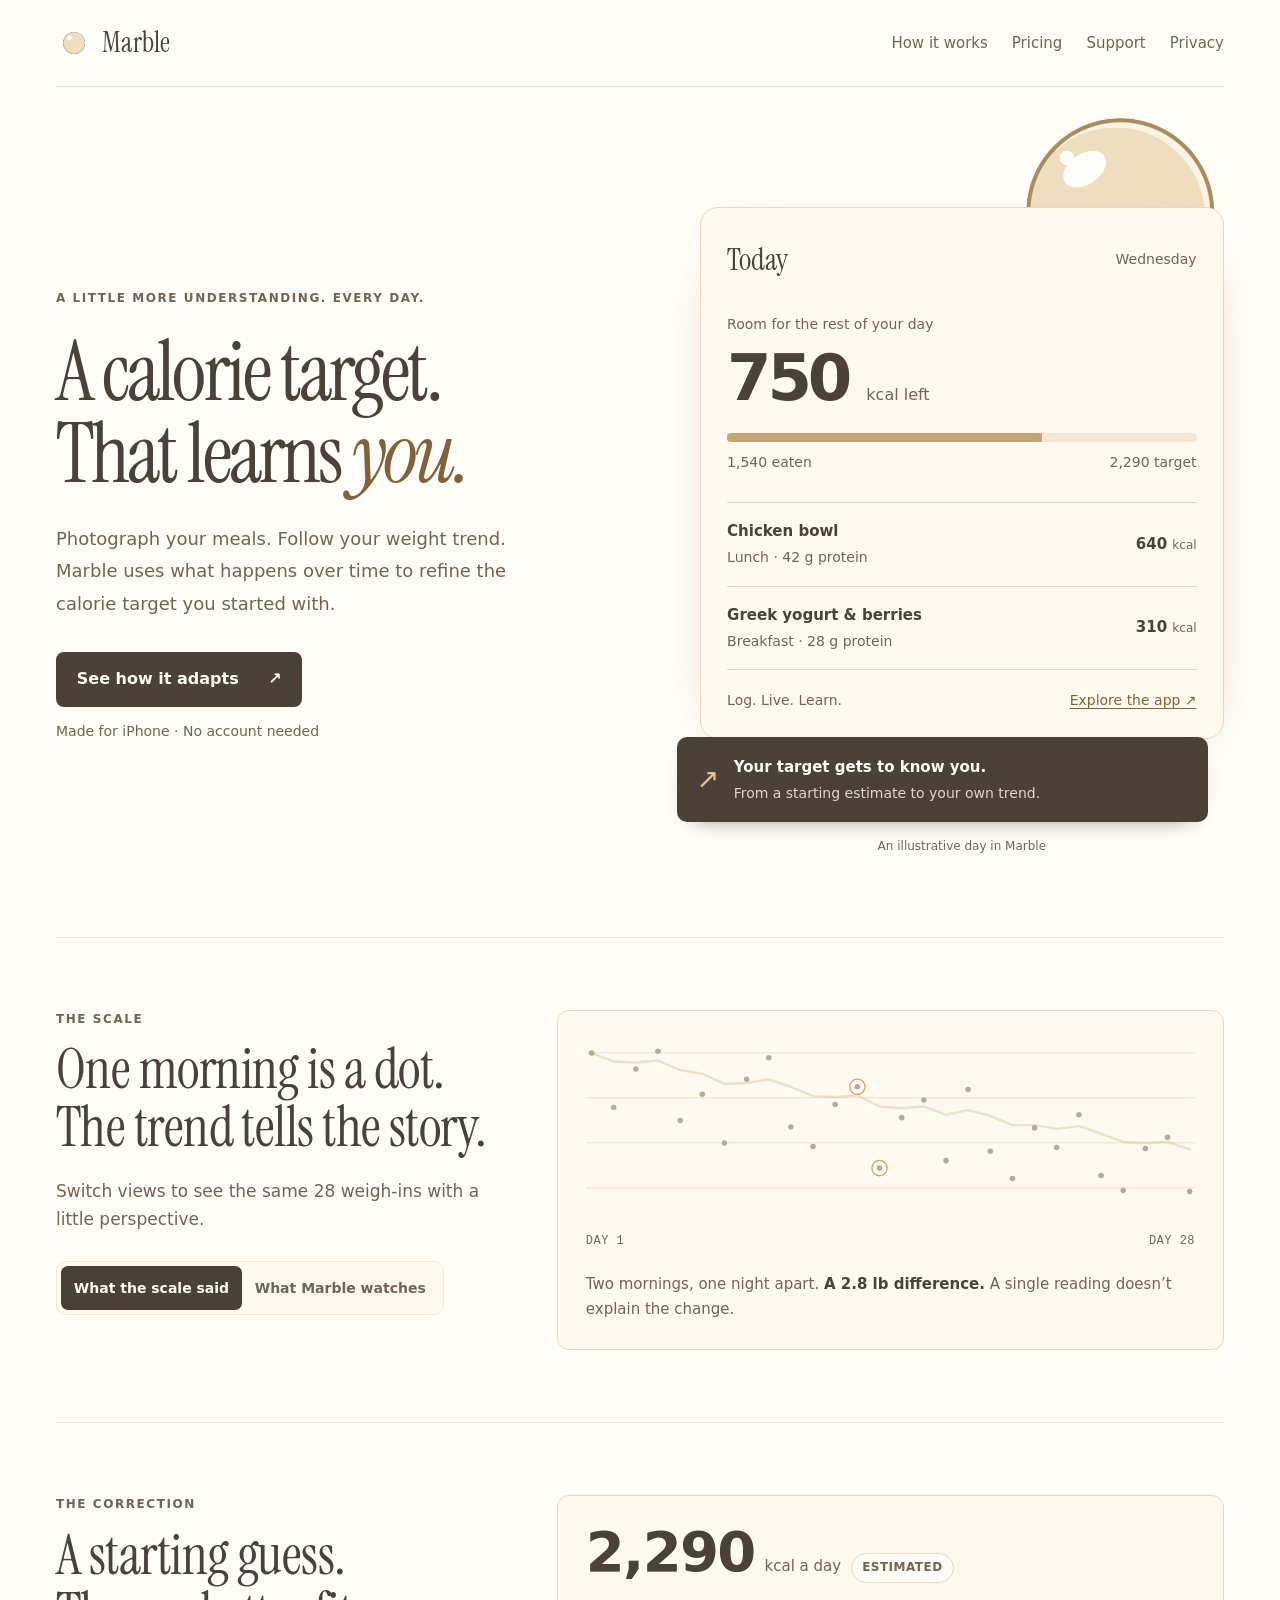
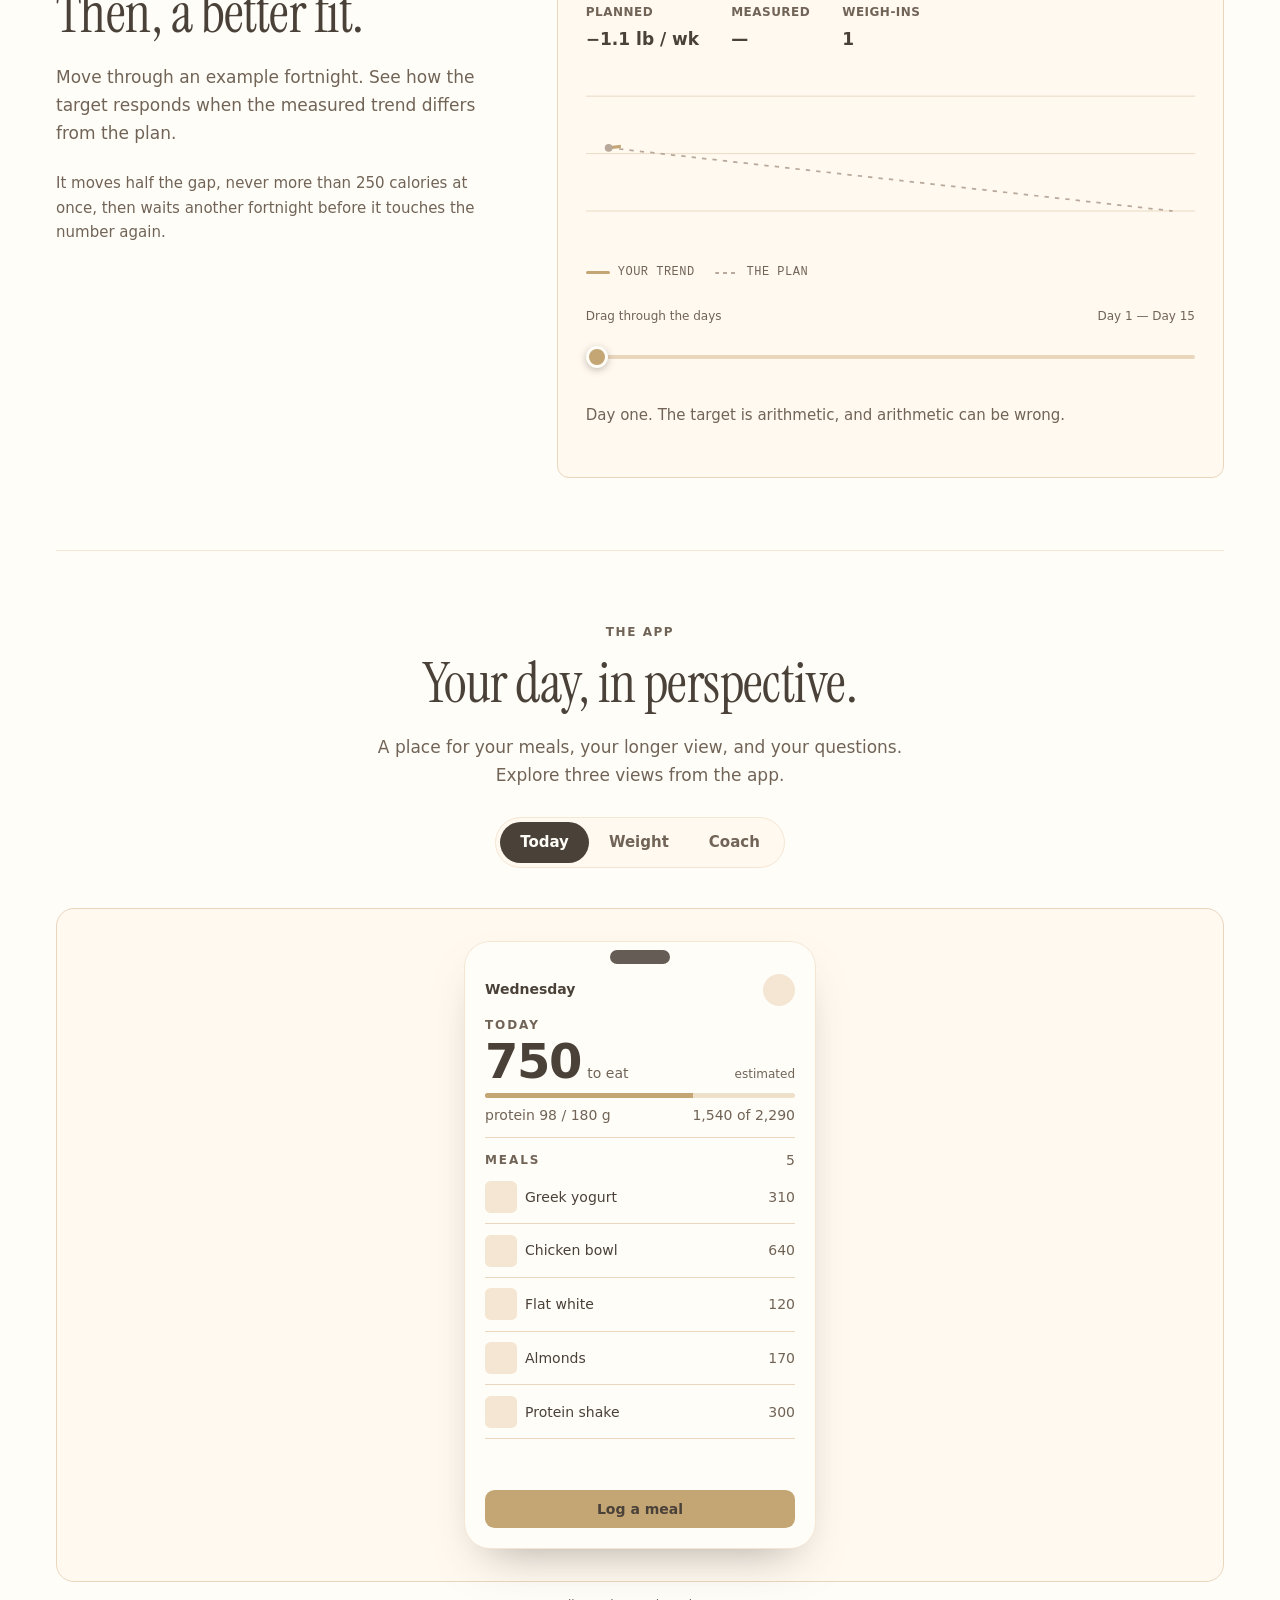
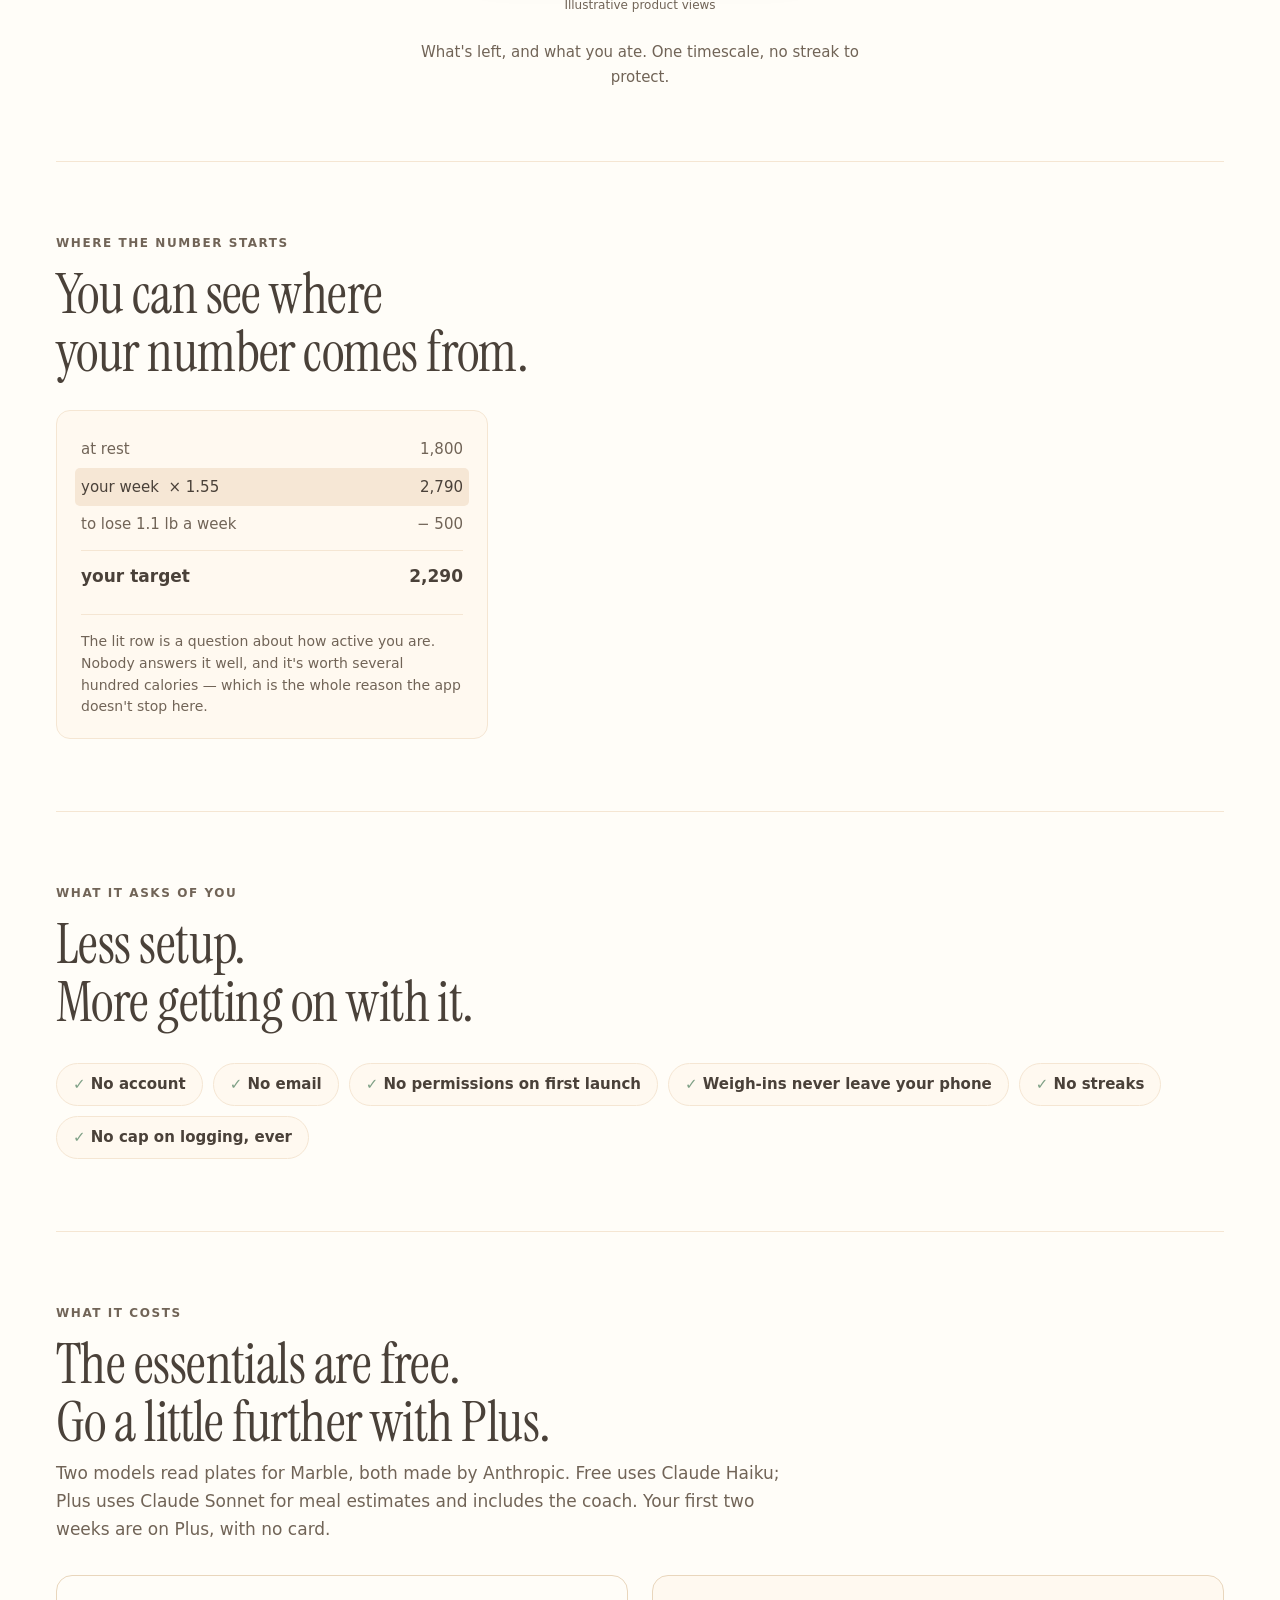
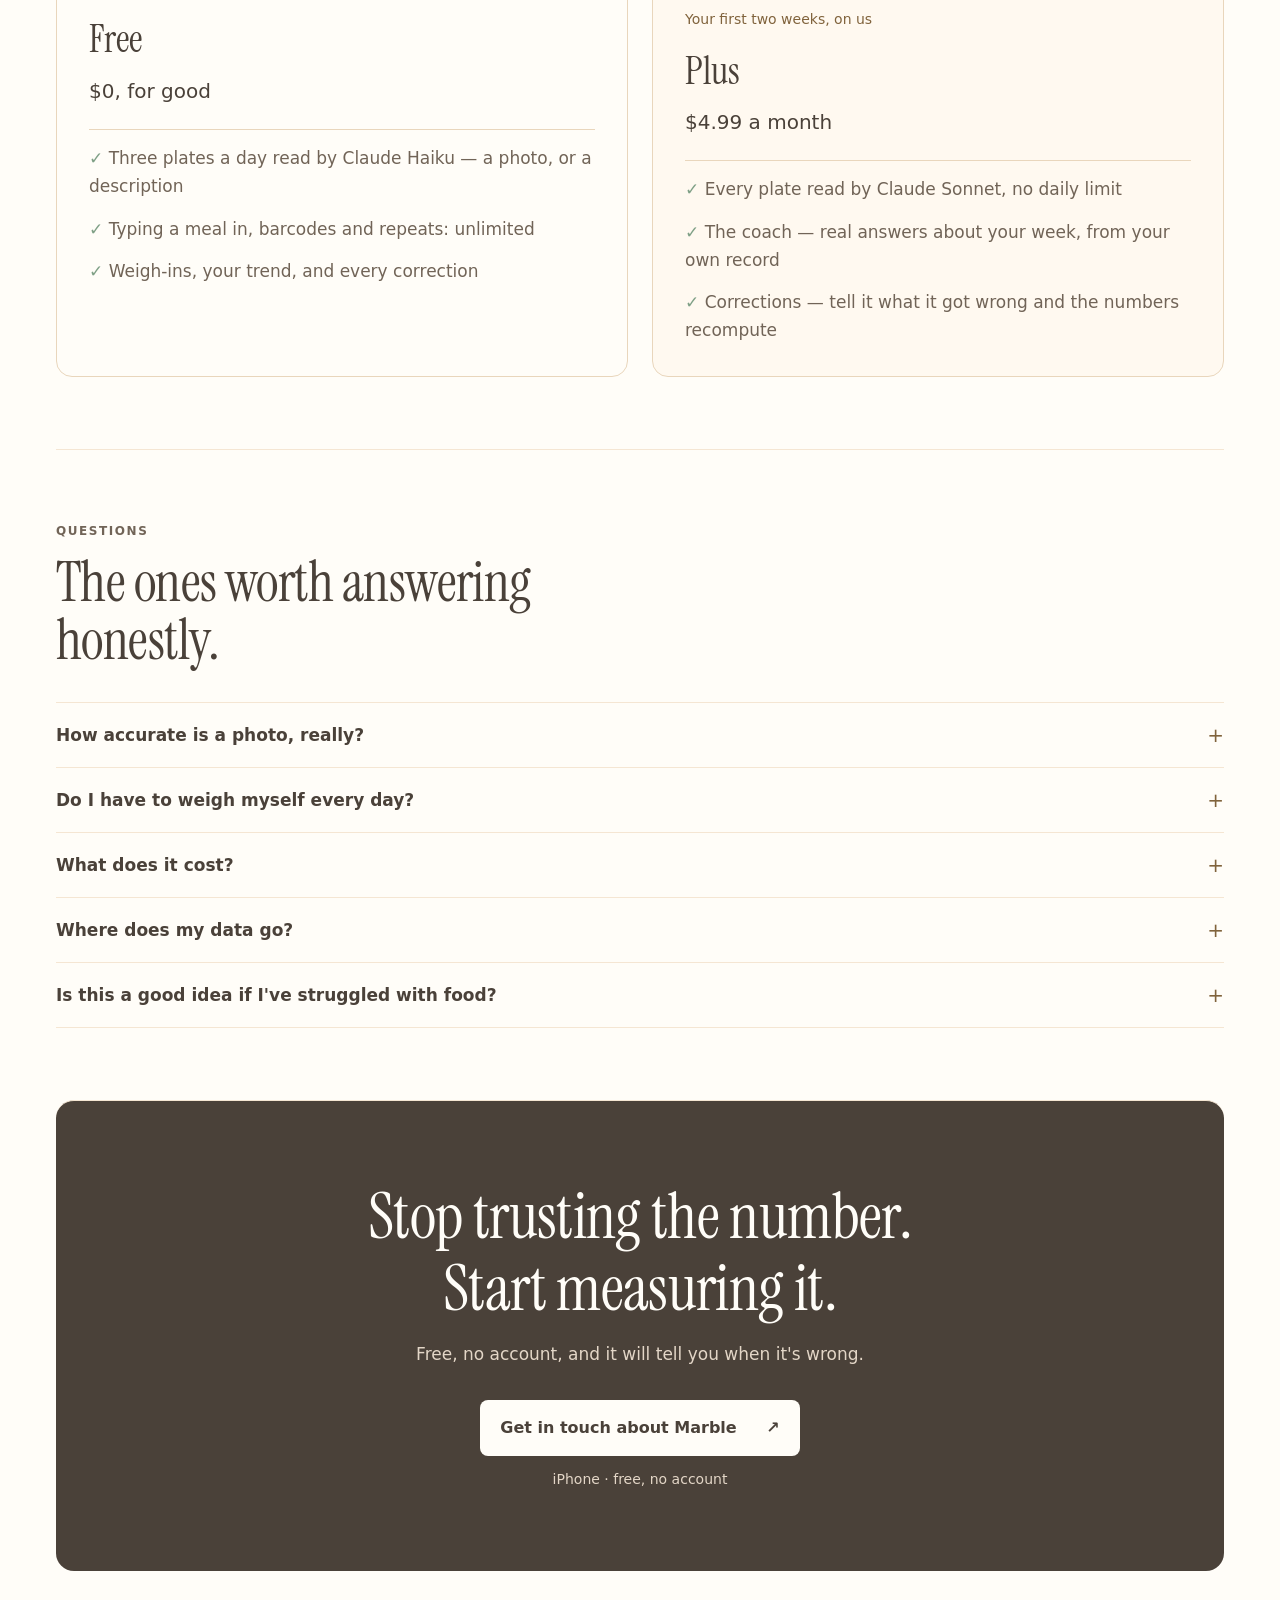
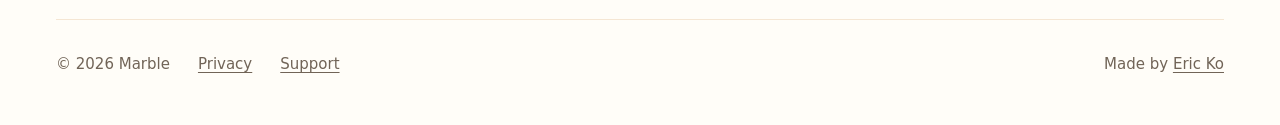
<file: index.html>
<!DOCTYPE html>
<html lang="en">
<head>
<meta charset="UTF-8">
<meta name="viewport" content="width=device-width, initial-scale=1">
<title>Marble — the calorie target that corrects itself</title>
<meta name="description" content="Every calorie app hands you a number and lets you believe it. Marble tells you it's a guess, then measures what your body actually does and fixes it.">
<meta property="og:title" content="Marble — the calorie target that corrects itself">
<meta property="og:description" content="Your calorie target is a guess. Marble is the one that admits it — then fixes it from your own weigh-ins.">
<meta property="og:image" content="icon.png">
<link rel="icon" href="favicon.ico" sizes="any">
<link rel="apple-touch-icon" href="apple-touch-icon.png">
<link rel="preconnect" href="https://fonts.googleapis.com">
<link rel="preconnect" href="https://fonts.gstatic.com" crossorigin>
<link href="https://fonts.googleapis.com/css2?family=Instrument+Serif:ital@0;1&display=swap" rel="stylesheet">
<link rel="stylesheet" href="styles.css">
</head>
<body class="home">
<a class="skip-link" href="#main">Skip to content</a>

<div class="wrap">
  <header class="masthead">
    <img src="icon.png" alt="">
    <a class="name" href="./" aria-label="Marble home">Marble</a>
    <nav>
      <a href="#correction">How it works</a>
      <a href="#pricing">Pricing</a>
      <a href="support/">Support</a>
      <a href="privacy/">Privacy</a>
    </nav>
  </header>

  <main id="main">

    <!-- ─────────────────────────── hero ─────────────────────────── -->
    <section class="hero">
      <div>
        <p class="label">A little more understanding. Every day.</p>
        <h1>A calorie target.<br>That learns <em>you.</em></h1>
        <p class="lede">
          Photograph your meals. Follow your weight trend. Marble uses what happens over time to refine the calorie target you started with.
        </p>
        <div class="cta-row">
          <a class="cta" href="#correction">See how it adapts <span aria-hidden="true">↗</span></a>
          <span class="cta-note">Made for iPhone · No account needed</span>
        </div>
      </div>
      <div class="hero-product" aria-label="Illustrative Marble daily summary">
        <img class="hero-marble" src="hero.png" width="900" height="900" alt="" fetchpriority="high">
        <div class="daily-card">
          <div class="daily-heading"><span>Today</span><span class="daily-date">Wednesday</span></div>
          <p class="daily-eyebrow">Room for the rest of your day</p>
          <div class="daily-number">750 <span>kcal left</span></div>
          <div class="daily-track"><span></span></div>
          <div class="daily-totals"><span>1,540 eaten</span><span>2,290 target</span></div>
          <div class="daily-meal"><div><strong>Chicken bowl</strong><span>Lunch · 42 g protein</span></div><strong>640 <small>kcal</small></strong></div>
          <div class="daily-meal"><div><strong>Greek yogurt &amp; berries</strong><span>Breakfast · 28 g protein</span></div><strong>310 <small>kcal</small></strong></div>
          <div class="daily-bottom"><span>Log. Live. Learn.</span><a href="#app" aria-label="Explore the Marble app">Explore the app ↗</a></div>
        </div>
        <div class="adaptation"><span class="adaptation-mark" aria-hidden="true">↗</span><div><strong>Your target gets to know you.</strong><span>From a starting estimate to your own trend.</span></div></div>
        <p class="example-label">An illustrative day in Marble</p>
      </div>
    </section>

    <hr class="rule">

    <!-- ─────────────────── 1. the scale (toggle) ─────────────────── -->
    <section class="sec reveal" id="scale">
      <p class="label">The scale</p>
      <h2>One morning is a dot.<br>The trend tells the story.</h2>
      <p class="section-intro">Switch views to see the same 28 weigh-ins with a little perspective.</p>

      <div class="switch" role="group" aria-label="What the chart shows">
        <button type="button" data-view="raw" aria-pressed="true">What the scale said</button>
        <button type="button" data-view="trend" aria-pressed="false">What Marble watches</button>
      </div>

      <figure class="figure" data-view="raw">
        <svg viewBox="0 0 880 262" role="img"
             aria-label="Twenty-eight daily weigh-ins scattered widely, with a smooth trend line falling steadily through them.">
          <g class="grid">
            <line x1="0" y1="20"  x2="880" y2="20"/>
            <line x1="0" y1="85"  x2="880" y2="85"/>
            <line x1="0" y1="150" x2="880" y2="150"/>
            <line x1="0" y1="215" x2="880" y2="215"/>
          </g>
          <g class="dots">
            <circle cx="8" cy="20.4" r="4"/><circle cx="40" cy="98.8" r="4"/><circle cx="72" cy="43.4" r="4"/>
            <circle cx="104" cy="17.8" r="4"/><circle cx="136" cy="117.7" r="4"/><circle cx="168" cy="79.8" r="4"/>
            <circle cx="200" cy="150.1" r="4"/><circle cx="232" cy="58.2" r="4"/><circle cx="264" cy="27.2" r="4"/>
            <circle cx="296" cy="127.1" r="4"/><circle cx="328" cy="155.4" r="4"/><circle cx="360" cy="94.7" r="4"/>
            <circle cx="392" cy="69.0" r="4"/><circle cx="424" cy="186.5" r="4"/><circle cx="456" cy="113.6" r="4"/>
            <circle cx="488" cy="88.0" r="4"/><circle cx="520" cy="175.7" r="4"/><circle cx="552" cy="73.1" r="4"/>
            <circle cx="584" cy="162.2" r="4"/><circle cx="616" cy="201.4" r="4"/><circle cx="648" cy="128.4" r="4"/>
            <circle cx="680" cy="156.8" r="4"/><circle cx="712" cy="109.5" r="4"/><circle cx="744" cy="197.3" r="4"/>
            <circle cx="776" cy="218.9" r="4"/><circle cx="808" cy="158.2" r="4"/><circle cx="840" cy="141.9" r="4"/>
            <circle cx="872" cy="220.2" r="4"/>
          </g>
          <g class="rings">
            <circle cx="392" cy="69.0"  r="11"/>
            <circle cx="424" cy="186.5" r="11"/>
          </g>
          <path class="trend"
                d="M8,20.4 L40,32.6 L72,33.9 L104,31.2 L136,44.8 L168,50.1 L200,65.0 L232,63.6 L264,58.2 L296,69.0 L328,82.5 L360,83.9 L392,81.2 L424,97.4 L456,100.1 L488,97.4 L520,109.5 L552,102.8 L584,110.9 L616,124.4 L648,124.4 L680,129.8 L712,125.8 L744,136.6 L776,148.7 L808,150.1 L840,148.7 L872,159.5"/>
        </svg>
        <div class="axis"><span>Day 1</span><span>Day 28</span></div>
        <figcaption>
          <span data-cap="raw">Two mornings, one night apart. <b>A 2.8 lb difference.</b> A single reading doesn’t explain the change.</span>
          <span data-cap="trend" hidden>The same 28 mornings, smoothed into a trend. Look at the direction over time.</span>
        </figcaption>
      </figure>
    </section>

    <hr class="rule">

    <!-- ───────────── 2. the correction (scrubber) ───────────── -->
    <section class="sec reveal" id="correction">
      <p class="label">The correction</p>
      <h2>A starting guess.<br>Then, a better fit.</h2>
      <p class="section-intro">Move through an example fortnight. See how the target responds when the measured trend differs from the plan.</p>

      <div class="lab">
        <div class="readout">
          <div class="kpi">
            <span class="kpi-n" id="target">2,290</span>
            <span class="kpi-u">kcal a day</span>
            <span class="badge" id="badge" data-state="est">estimated</span>
          </div>
          <dl class="stats">
            <div><dt>Planned</dt><dd>−1.1 lb / wk</dd></div>
            <div><dt>Measured</dt><dd id="measured">—</dd></div>
            <div><dt>Weigh-ins</dt><dd id="ndays">1</dd></div>
          </dl>
        </div>

        <svg class="lab-chart" viewBox="0 0 700 200" role="img" id="labchart"
             aria-label="Daily weigh-ins accumulating against the planned rate of loss.">
          <defs><clipPath id="rv"><rect id="rvr" x="0" y="0" width="700" height="200"/></clipPath></defs>
          <g class="grid">
            <line x1="0" y1="22"  x2="700" y2="22"/>
            <line x1="0" y1="88"  x2="700" y2="88"/>
            <line x1="0" y1="154" x2="700" y2="154"/>
          </g>
          <path class="plan" d="M26,81.4 L674,154"/>
          <g clip-path="url(#rv)">
            <path class="trend" d="M26.0,81.4 L72.3,76.0 L118.6,80.2 L164.9,79.4 L211.1,86.2 L257.4,83.0 L303.7,86.7 L350.0,94.3 L396.3,94.4 L442.6,103.3 L488.9,103.0 L535.1,110.6 L581.4,107.7 L627.7,112.7 L674.0,114.4"/>
            <g class="dots">
              <circle cx="26.0" cy="81.4" r="4.5"/><circle cx="72.3" cy="45.1" r="4.5"/><circle cx="118.6" cy="104.5" r="4.5"/>
              <circle cx="164.9" cy="74.8" r="4.5"/><circle cx="211.1" cy="124.3" r="4.5"/><circle cx="257.4" cy="64.9" r="4.5"/>
              <circle cx="303.7" cy="107.8" r="4.5"/><circle cx="350.0" cy="137.5" r="4.5"/><circle cx="396.3" cy="94.6" r="4.5"/>
              <circle cx="442.6" cy="154.0" r="4.5"/><circle cx="488.9" cy="101.2" r="4.5"/><circle cx="535.1" cy="154.0" r="4.5"/>
              <circle cx="581.4" cy="91.3" r="4.5"/><circle cx="627.7" cy="140.8" r="4.5"/><circle cx="674.0" cy="124.3" r="4.5"/>
            </g>
          </g>
        </svg>

        <div class="legend">
          <span class="key trend-key">your trend</span>
          <span class="key plan-key">the plan</span>
        </div>

        <div class="scrub-caption"><span>Drag through the days</span><span>Day 1 — Day 15</span></div>
        <label class="scrub">
          <span class="vh">Days of weigh-ins</span>
          <input type="range" id="scrub" min="1" max="15" step="1" value="1">
        </label>

        <p class="lab-note" id="note">Day one. The target is arithmetic, and arithmetic can be wrong.</p>
      </div>

      <p class="fine">
        It moves half the gap, never more than 250 calories at once, then waits
        another fortnight before it touches the number again.
      </p>
    </section>

    <hr class="rule">

    <!-- ───────────────── 3. the app (tabs) ───────────────── -->
    <section class="sec reveal" id="app">
      <p class="label">The app</p>
      <h2>Your day, in perspective.</h2>
      <p class="section-intro">A place for your meals, your longer view, and your questions. Explore three views from the app.</p>

      <div class="tabs" role="tablist" aria-label="Screens">
        <button role="tab" id="t-today"  aria-controls="p-today"  aria-selected="true">Today</button>
        <button role="tab" id="t-weight" aria-controls="p-weight" aria-selected="false" tabindex="-1">Weight</button>
        <button role="tab" id="t-coach"  aria-controls="p-coach"  aria-selected="false" tabindex="-1">Coach</button>
      </div>

      <div class="stage">
        <div class="pane" id="p-today" role="tabpanel" aria-labelledby="t-today"
             data-cap="What's left, and what you ate. One timescale, no streak to protect.">
          <div class="screen">
            <div class="row sb"><span style="font-weight:700">Wednesday</span>
              <span class="thumb" style="border-radius:50%"></span></div>
            <div class="cap" style="margin-top:0.7rem">Today</div>
            <div class="row" style="align-items:baseline;gap:0.4rem;margin-top:0.2rem">
              <span class="big">750</span><span class="dim">to eat</span>
              <span class="push"></span><span class="dim" style="font-size:0.75rem">estimated</span>
            </div>
            <div class="track" style="margin-top:0.5rem"><i style="width:67%"></i></div>
            <div class="row sb dim" style="margin-top:0.4rem">
              <span>protein 98 / 180 g</span><span>1,540 of 2,290</span></div>
            <div class="sep"></div>
            <div class="row sb"><span class="cap">Meals</span><span class="dim">5</span></div>
            <div class="meal"><span class="thumb"></span><span>Greek yogurt</span>
              <span class="push"></span><span class="dim">310</span></div>
            <div class="meal"><span class="thumb"></span><span>Chicken bowl</span>
              <span class="push"></span><span class="dim">640</span></div>
            <div class="meal"><span class="thumb"></span><span>Flat white</span>
              <span class="push"></span><span class="dim">120</span></div>
            <div class="meal"><span class="thumb"></span><span>Almonds</span>
              <span class="push"></span><span class="dim">170</span></div>
            <div class="meal"><span class="thumb"></span><span>Protein shake</span>
              <span class="push"></span><span class="dim">300</span></div>
            <div class="push"></div>
            <div class="pill">Log a meal</div>
          </div>
        </div>

        <div class="pane" id="p-weight" role="tabpanel" aria-labelledby="t-weight" hidden
             data-cap="The line through the noise. Single mornings are never a verdict.">
          <div class="screen">
            <div class="row sb"><span style="font-weight:700">Weight</span>
              <span class="dim">30 days</span></div>
            <div class="row" style="align-items:baseline;gap:0.4rem;margin-top:0.7rem">
              <span class="big">180.4</span><span class="dim">lb trend</span></div>
            <div class="row sb dim" style="margin-top:0.3rem">
              <span>−0.9 lb / week</span><span>−5.1 total</span></div>
            <svg viewBox="0 0 200 108" style="margin-top:0.8rem" role="img"
                 aria-label="Daily weigh-ins scattered around a falling trend line.">
              <g class="grid">
                <line x1="0" y1="14" x2="200" y2="14"/>
                <line x1="0" y1="50" x2="200" y2="50"/>
                <line x1="0" y1="86" x2="200" y2="86"/>
              </g>
              <g class="dots">
                <circle cx="4" cy="24" r="2"/><circle cx="19" cy="52" r="2"/><circle cx="34" cy="30" r="2"/>
                <circle cx="49" cy="21" r="2"/><circle cx="64" cy="59" r="2"/><circle cx="79" cy="45" r="2"/>
                <circle cx="94" cy="70" r="2"/><circle cx="109" cy="38" r="2"/><circle cx="124" cy="27" r="2"/>
                <circle cx="139" cy="63" r="2"/><circle cx="154" cy="74" r="2"/><circle cx="169" cy="53" r="2"/>
                <circle cx="184" cy="43" r="2"/><circle cx="197" cy="84" r="2"/></g>
              <g class="rings"><circle cx="184" cy="43" r="5.5"/><circle cx="197" cy="84" r="5.5"/></g>
              <path class="trend" stroke-width="2.4"
                    d="M4,24 L19,29 L34,30 L49,29 L64,35 L79,37 L94,44 L109,43 L124,40 L139,46 L154,53 L169,54 L184,53 L197,60"/>
            </svg>
            <div class="dim" style="margin-top:0.6rem">
              Two readings, one night apart. The longer trend helps put the change in context.</div>
            <div class="push"></div>
          </div>
        </div>

        <div class="pane" id="p-coach" role="tabpanel" aria-labelledby="t-coach" hidden
             data-cap="Ask questions about your meals and goals, with context from your record.">
          <div class="screen">
            <div class="row sb"><span style="font-weight:700">Coach</span></div>
            <div class="bubble me" style="margin-top:0.7rem">I'm up 3 lb since Monday</div>
            <div class="bubble">Your trend is <b>down 0.9 lb</b> across that window — Monday
              was a low reading, not your baseline.</div>
            <div class="bubble">You logged ramen on Tuesday. Sodium holds water for two or
              three days, which is exactly the shape of what you're seeing.</div>
            <div class="bubble me">so should I eat less this week</div>
            <div class="bubble">No. You've got nine days of data and the trend is doing what
              it should. If the target really is too high, Marble will move it itself on
              day fifteen — and tell you why.</div>
            <div class="push"></div>
            <div class="row sb dim" style="border:1px solid #E9D6BC;border-radius:0.6rem;
                 padding:0.5rem 0.6rem"><span>Message</span><span style="color:#C4A574">↑</span></div>
          </div>
        </div>
      </div>

      <p class="example-label">Illustrative product views</p>
      <p class="stage-cap" id="stagecap">What's left, and what you ate. One timescale, no streak to protect.</p>
    </section>

    <hr class="rule">

    <!-- ───────────── 4. where the number starts ───────────── -->
    <section class="sec reveal">
      <p class="label">Where the number starts</p>
      <h2>You can see where<br>your number comes from.</h2>

      <figure class="receipt">
        <div class="soft"><span>at rest</span><span>1,800</span></div>
        <div class="soft lit"><span>your week &nbsp;× 1.55</span><span>2,790</span></div>
        <div class="soft"><span>to lose 1.1 lb a week</span><span>− 500</span></div>
        <div class="tot"><span>your target</span><span>2,290</span></div>
        <figcaption>
          The lit row is a question about how active you are. Nobody answers it
          well, and it's worth several hundred calories — which is the whole
          reason the app doesn't stop here.
        </figcaption>
      </figure>
    </section>

    <hr class="rule">

    <!-- ───────────── 5. what it asks of you ───────────── -->
    <section class="sec reveal">
      <p class="label">What it asks of you</p>
      <h2>Less setup.<br>More getting on with it.</h2>
      <ul class="chips">
        <li>No account</li>
        <li>No email</li>
        <li>No permissions on first launch</li>
        <li>Weigh-ins never leave your phone</li>
        <li>No streaks</li>
        <li>No cap on logging, ever</li>
      </ul>
    </section>

    <hr class="rule">

    <!-- ───────────── 5b. what it costs ───────────── -->
    <section class="sec reveal" id="pricing">
      <p class="label">What it costs</p>
      <h2>The essentials are free.<br>Go a little further with Plus.</h2>
      <p class="tiers-lede">Two models read plates for Marble, both made by Anthropic. Free uses Claude Haiku; Plus uses Claude Sonnet for meal estimates and includes the coach. Your first two weeks are on Plus, with no card.</p>
      <div class="tiers">
        <div class="tier">
          <h3>Free</h3>
          <p class="price">$0, for good</p>
          <ul>
            <li>Three plates a day read by Claude Haiku — a photo, or a description</li>
            <li>Typing a meal in, barcodes and repeats: unlimited</li>
            <li>Weigh-ins, your trend, and every correction</li>
          </ul>
        </div>
        <div class="tier tier-plus">
          <p class="tier-label">Your first two weeks, on us</p>
          <h3>Plus</h3>
          <p class="price">$4.99 a month</p>
          <ul>
            <li>Every plate read by Claude Sonnet, no daily limit</li>
            <li>The coach — real answers about your week, from your own record</li>
            <li>Corrections — tell it what it got wrong and the numbers recompute</li>
          </ul>
        </div>
      </div>
    </section>

    <hr class="rule">

    <!-- ───────────── 6. questions ───────────── -->
    <section class="sec reveal">
      <p class="label">Questions</p>
      <h2>The ones worth answering honestly.</h2>
      <div class="faq">
        <details>
          <summary>How accurate is a photo, really?</summary>
          <p>
            A photo gives an estimate, and portions or hidden ingredients can be hard to judge. You can edit the numbers. Consistent logging gives Marble more useful context for adjusting your target, but it does not make individual meal estimates exact.
          </p>
        </details>
        <details>
          <summary>Do I have to weigh myself every day?</summary>
          <p>
            It's the thing that makes the rest work, and it takes ten seconds.
            Daily is also less stressful than weekly: when every reading is one
            dot in a line, no single morning is a verdict.
          </p>
        </details>
        <details>
          <summary>What does it cost?</summary>
          <p>
            Your first two weeks are on Plus, with no card: every plate read by
            Claude Sonnet, and the coach. After that Marble stays free — three
            plates a day read by Claude Haiku, and typing a meal in, scanning a
            barcode or logging a past meal again are always unlimited. Plus is
            $4.99 a month and keeps Sonnet on every plate, the coach, and
            corrections. Sonnet is the better reader of the two, mostly at
            judging portions; Haiku is fast and fine for most meals.
          </p>
        </details>
        <details>
          <summary>Where does my data go?</summary>
          <p>
            Your weigh-ins never leave your phone; the trend and every correction
            are computed on the device. Meal photos, descriptions and coach messages are sent for AI processing. Barcode lookups go to Open Food Facts, and a random app identifier is used to manage AI usage. Detail on the
            <a href="privacy/">privacy page</a>.
          </p>
        </details>
        <details>
          <summary>Is this a good idea if I've struggled with food?</summary>
          <p>
            Talk to a doctor or a dietitian first. Marble hides single readings,
            refuses to celebrate streaks, and tells you when a scary morning is
            meaningless — but it is still an app that counts, and counting isn't
            right for everyone.
          </p>
        </details>
      </div>
    </section>

    <section class="closer">
      <h2>Stop trusting the number.<br>Start measuring it.</h2>
      <p>Free, no account, and it will tell you when it's wrong.</p>
      <div class="cta-row">
        <a class="cta" href="support/">Get in touch about Marble <span aria-hidden="true">↗</span></a>
        <span class="cta-note">iPhone · free, no account</span>
      </div>
    </section>

  </main>

  <footer class="site-footer">
    <span>© 2026 Marble</span>
    <a href="privacy/">Privacy</a>
    <a href="support/">Support</a>
    <span class="spacer">Made by <a href="https://ericko.dev">Eric Ko</a></span>
  </footer>
</div>

<script>
(function () {
  "use strict";
  var still = window.matchMedia("(prefers-reduced-motion: reduce)").matches;

  /* ── 1. scale ⇄ trend ─────────────────────────────────────────────
     The dots don't leave the DOM, they fade — so the eye can see that the
     line was always the same line, and only the noise went away. */
  (function () {
    var host = document.getElementById("scale");
    if (!host) return;
    var buttons = [].slice.call(host.querySelectorAll(".switch button"));
    var figure  = host.querySelector(".figure");
    var caps    = [].slice.call(host.querySelectorAll("[data-cap]"));
    buttons.forEach(function (button) {
      button.addEventListener("click", function () {
        var view = button.getAttribute("data-view");
        buttons.forEach(function (b) { b.setAttribute("aria-pressed", b === button); });
        figure.setAttribute("data-view", view);
        caps.forEach(function (c) { c.hidden = c.getAttribute("data-cap") !== view; });
      });
    });
  }());

  /* ── 2. the correction, day by day ───────────────────────────────
     Every number here comes off the real implementation: the trend is an
     EWMA at α=0.15, the correction is half the measured gap capped at 250
     kcal, and it refuses to fire before fourteen days of history. Drag to
     day 15 and the target moves 2,290 → 2,140, which is what the app
     would actually propose for this series. */
  (function () {
    var host = document.getElementById("correction");
    if (!host) return;

    var X = [26, 72, 119, 165, 211, 257, 304, 350, 396, 443, 489, 535, 581, 628, 674];
    /* Weekly rate over the whole span so far, from day 8 (before that the
       app shows nothing, because a week of readings can't tell fat from water). */
    var RATE = { 8: "−0.4", 9: "−0.3", 10: "−0.5", 11: "−0.5",
                 12: "−0.6", 13: "−0.5", 14: "−0.5", 15: "−0.5" };

    var slider   = document.getElementById("scrub");
    var interacted = false;
    slider.addEventListener("pointerdown", function () { interacted = true; });
    slider.addEventListener("keydown", function () { interacted = true; });
    var reveal   = document.getElementById("rvr");
    var target   = document.getElementById("target");
    var badge    = document.getElementById("badge");
    var measured = document.getElementById("measured");
    var ndays    = document.getElementById("ndays");
    var note     = document.getElementById("note");

    function draw(day) {
      reveal.setAttribute("width", String(X[day - 1] + 14));
      ndays.textContent = String(day);
      measured.textContent = RATE[day] ? RATE[day] + " lb / wk" : "—";

      var done = day >= 15;
      target.textContent = done ? "2,140" : "2,290";
      target.classList.toggle("moved", done);
      badge.textContent = done ? "measured" : "estimated";
      badge.setAttribute("data-state", done ? "meas" : "est");

      note.textContent =
        done ? "You were losing half a pound a week, not 1.1 — so you burn less than the formula guessed. Marble drops your target 150 calories and says so."
        : day >= 8 ? "The gap is showing. Marble still won't move the target — it wants a fortnight first."
        : day >= 4 ? "Still noise. A single morning is water, salt, and what's in your gut."
        : "Day one. The target is arithmetic, and arithmetic can be wrong.";
    }

    slider.addEventListener("input", function () { interacted = true; draw(+slider.value); });
    draw(1);

    /* Play it once, the first time it comes into view — the control is only
       obviously a control after something has moved. */
    if (!still && "IntersectionObserver" in window) {
      var played = false;
      new IntersectionObserver(function (entries, self) {
        if (!entries[0].isIntersecting || played) return;
        played = true;
        self.disconnect();
        var day = 1;
        var tick = setInterval(function () {
          if (interacted) { clearInterval(tick); return; }
          day += 1;
          slider.value = day;
          draw(day);
          if (day >= 15) clearInterval(tick);
        }, 190);
      }, { threshold: 0.55 }).observe(host.querySelector(".lab"));
    }
  }());

  /* ── 3. the three screens ────────────────────────────────────────── */
  (function () {
    var host = document.getElementById("app");
    if (!host) return;
    var tabs   = [].slice.call(host.querySelectorAll('[role="tab"]'));
    var caption = document.getElementById("stagecap");

    function show(tab) {
      tabs.forEach(function (t) {
        var on = t === tab;
        t.setAttribute("aria-selected", on);
        t.tabIndex = on ? 0 : -1;
        document.getElementById(t.getAttribute("aria-controls")).hidden = !on;
      });
      caption.textContent =
        document.getElementById(tab.getAttribute("aria-controls")).getAttribute("data-cap");
    }

    tabs.forEach(function (tab, i) {
      tab.addEventListener("click", function () { show(tab); });
      tab.addEventListener("keydown", function (e) {
        var step = e.key === "ArrowRight" ? 1 : e.key === "ArrowLeft" ? -1 : 0;
        if (!step) return;
        e.preventDefault();
        var next = tabs[(i + step + tabs.length) % tabs.length];
        next.focus();
        show(next);
      });
    });
  }());

  /* ── sections arrive as you reach them ───────────────────────────── */
  (function () {
    var sections = [].slice.call(document.querySelectorAll(".reveal"));
    if (still || !("IntersectionObserver" in window)) {
      sections.forEach(function (s) { s.classList.add("in"); });
      return;
    }
    var watch = new IntersectionObserver(function (entries) {
      entries.forEach(function (entry) {
        if (!entry.isIntersecting) return;
        entry.target.classList.add("in");
        watch.unobserve(entry.target);
      });
    }, { rootMargin: "0px 0px -12% 0px" });
    sections.forEach(function (s) { watch.observe(s); });
  }());
}());
</script>

</body>
</html>
</file>
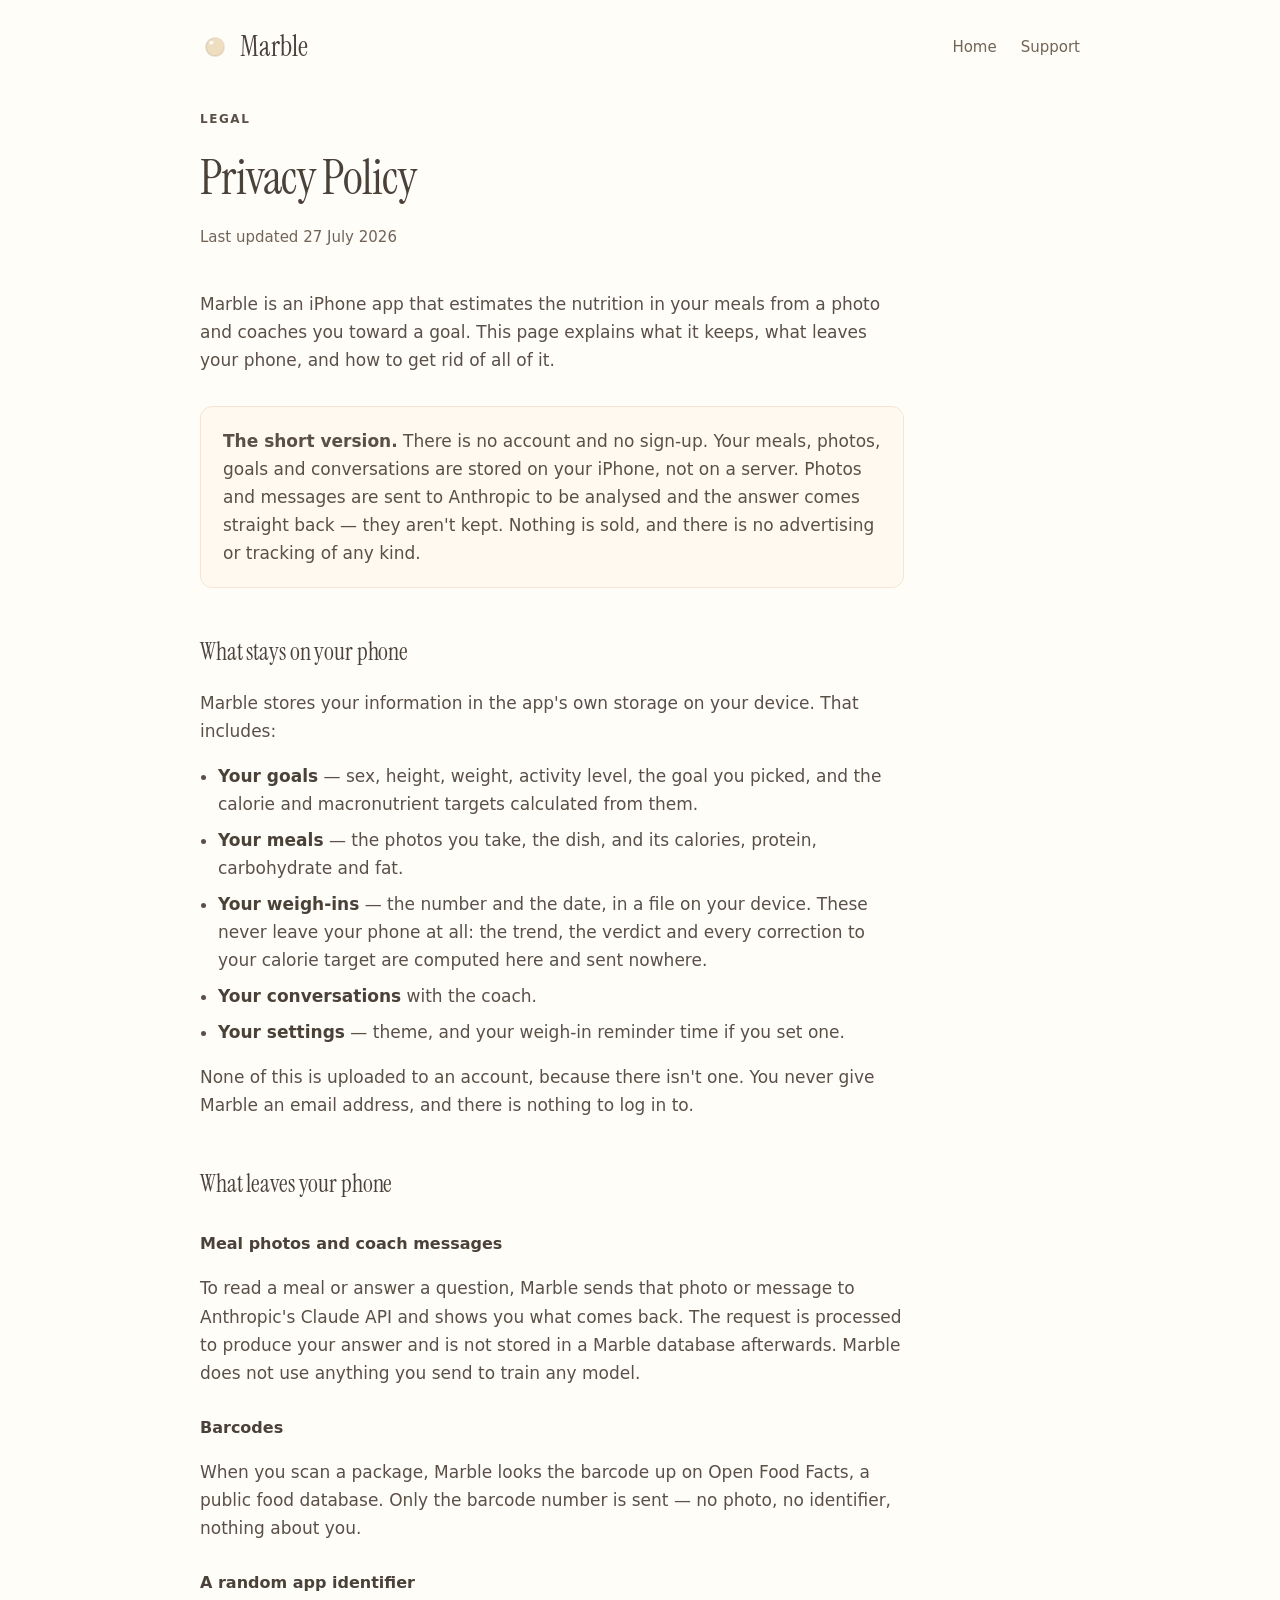
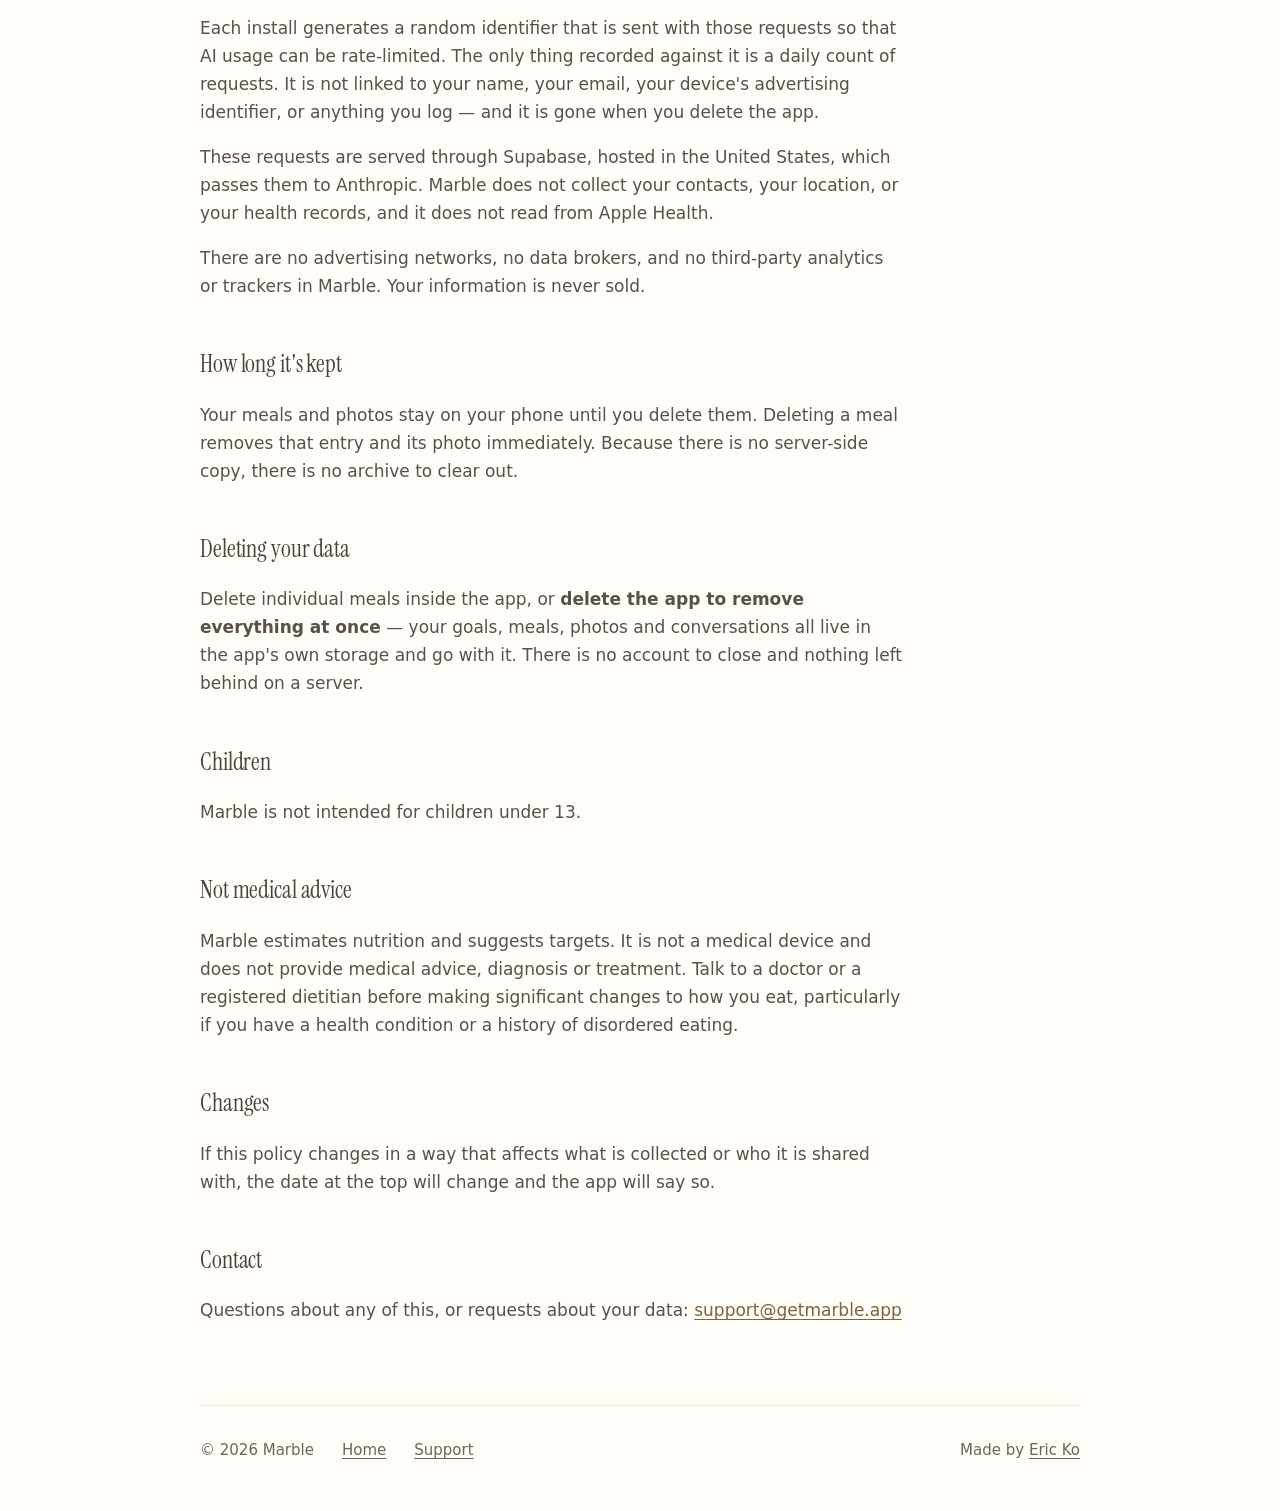
<file: privacy/index.html>
<!DOCTYPE html>
<html lang="en">
<head>
<meta charset="UTF-8">
<meta name="viewport" content="width=device-width, initial-scale=1">
<title>Privacy Policy — Marble</title>
<meta name="description" content="What Marble collects, where it goes, and how to delete it.">
<link rel="icon" href="../favicon.ico" sizes="any">
<link rel="apple-touch-icon" href="../apple-touch-icon.png">
<link rel="preconnect" href="https://fonts.googleapis.com">
<link rel="preconnect" href="https://fonts.gstatic.com" crossorigin>
<link href="https://fonts.googleapis.com/css2?family=Instrument+Serif:ital@0;1&display=swap" rel="stylesheet">
<link rel="stylesheet" href="../styles.css">
</head>
<body>

<div class="wrap">
  <header class="masthead">
    <img src="../icon.png" alt="">
    <span class="name">Marble</span>
    <nav>
      <a href="../">Home</a>
      <a href="../support/">Support</a>
    </nav>
  </header>

  <main class="doc">
    <p class="label">Legal</p>
    <h1>Privacy Policy</h1>
    <p class="updated">Last updated 27 July 2026</p>

    <p>
      Marble is an iPhone app that estimates the nutrition in your meals from a
      photo and coaches you toward a goal. This page explains what it keeps,
      what leaves your phone, and how to get rid of all of it.
    </p>

    <div class="callout">
      <p><strong>The short version.</strong> There is no account and no sign-up.
      Your meals, photos, goals and conversations are stored on your iPhone, not
      on a server. Photos and messages are sent to Anthropic to be analysed and
      the answer comes straight back — they aren't kept. Nothing is sold, and
      there is no advertising or tracking of any kind.</p>
    </div>

    <h2>What stays on your phone</h2>
    <p>
      Marble stores your information in the app's own storage on your device.
      That includes:
    </p>
    <ul>
      <li><strong>Your goals</strong> — sex, height, weight, activity level, the goal you picked, and the calorie and macronutrient targets calculated from them.</li>
      <li><strong>Your meals</strong> — the photos you take, the dish, and its calories, protein, carbohydrate and fat.</li>
      <li><strong>Your weigh-ins</strong> — the number and the date, in a file on your device. These never leave your phone at all: the trend, the verdict and every correction to your calorie target are computed here and sent nowhere.</li>
      <li><strong>Your conversations</strong> with the coach.</li>
      <li><strong>Your settings</strong> — theme, and your weigh-in reminder time if you set one.</li>
    </ul>
    <p>
      None of this is uploaded to an account, because there isn't one. You never
      give Marble an email address, and there is nothing to log in to.
    </p>

    <h2>What leaves your phone</h2>

    <h3>Meal photos and coach messages</h3>
    <p>
      To read a meal or answer a question, Marble sends that photo or message to
      Anthropic's Claude API and shows you what comes back. The request is
      processed to produce your answer and is not stored in a Marble database
      afterwards. Marble does not use anything you send to train any model.
    </p>

    <h3>Barcodes</h3>
    <p>
      When you scan a package, Marble looks the barcode up on Open Food Facts,
      a public food database. Only the barcode number is sent — no photo, no
      identifier, nothing about you.
    </p>

    <h3>A random app identifier</h3>
    <p>
      Each install generates a random identifier that is sent with those
      requests so that AI usage can be rate-limited. The only thing recorded
      against it is a daily count of requests. It is not linked to your name,
      your email, your device's advertising identifier, or anything you log —
      and it is gone when you delete the app.
    </p>

    <p>
      These requests are served through Supabase, hosted in the United States,
      which passes them to Anthropic. Marble does not collect your contacts,
      your location, or your health records, and it does not read from Apple
      Health.
    </p>

    <p>
      There are no advertising networks, no data brokers, and no third-party
      analytics or trackers in Marble. Your information is never sold.
    </p>

    <h2>How long it's kept</h2>
    <p>
      Your meals and photos stay on your phone until you delete them. Deleting a
      meal removes that entry and its photo immediately. Because there is no
      server-side copy, there is no archive to clear out.
    </p>

    <h2>Deleting your data</h2>
    <p>
      Delete individual meals inside the app, or <strong>delete the app to
      remove everything at once</strong> — your goals, meals, photos and
      conversations all live in the app's own storage and go with it. There is
      no account to close and nothing left behind on a server.
    </p>

    <h2>Children</h2>
    <p>
      Marble is not intended for children under 13.
    </p>

    <h2>Not medical advice</h2>
    <p>
      Marble estimates nutrition and suggests targets. It is not a medical
      device and does not provide medical advice, diagnosis or treatment. Talk
      to a doctor or a registered dietitian before making significant changes to
      how you eat, particularly if you have a health condition or a history of
      disordered eating.
    </p>

    <h2>Changes</h2>
    <p>
      If this policy changes in a way that affects what is collected or who it
      is shared with, the date at the top will change and the app will say so.
    </p>

    <h2>Contact</h2>
    <p>
      Questions about any of this, or requests about your data:
      <a href="mailto:support@getmarble.app">support@getmarble.app</a>
    </p>
  </main>

  <footer class="site-footer">
    <span>© 2026 Marble</span>
    <a href="../">Home</a>
    <a href="../support/">Support</a>
    <span class="spacer">Made by <a href="https://ericko.dev">Eric Ko</a></span>
  </footer>
</div>

</body>
</html>
</file>
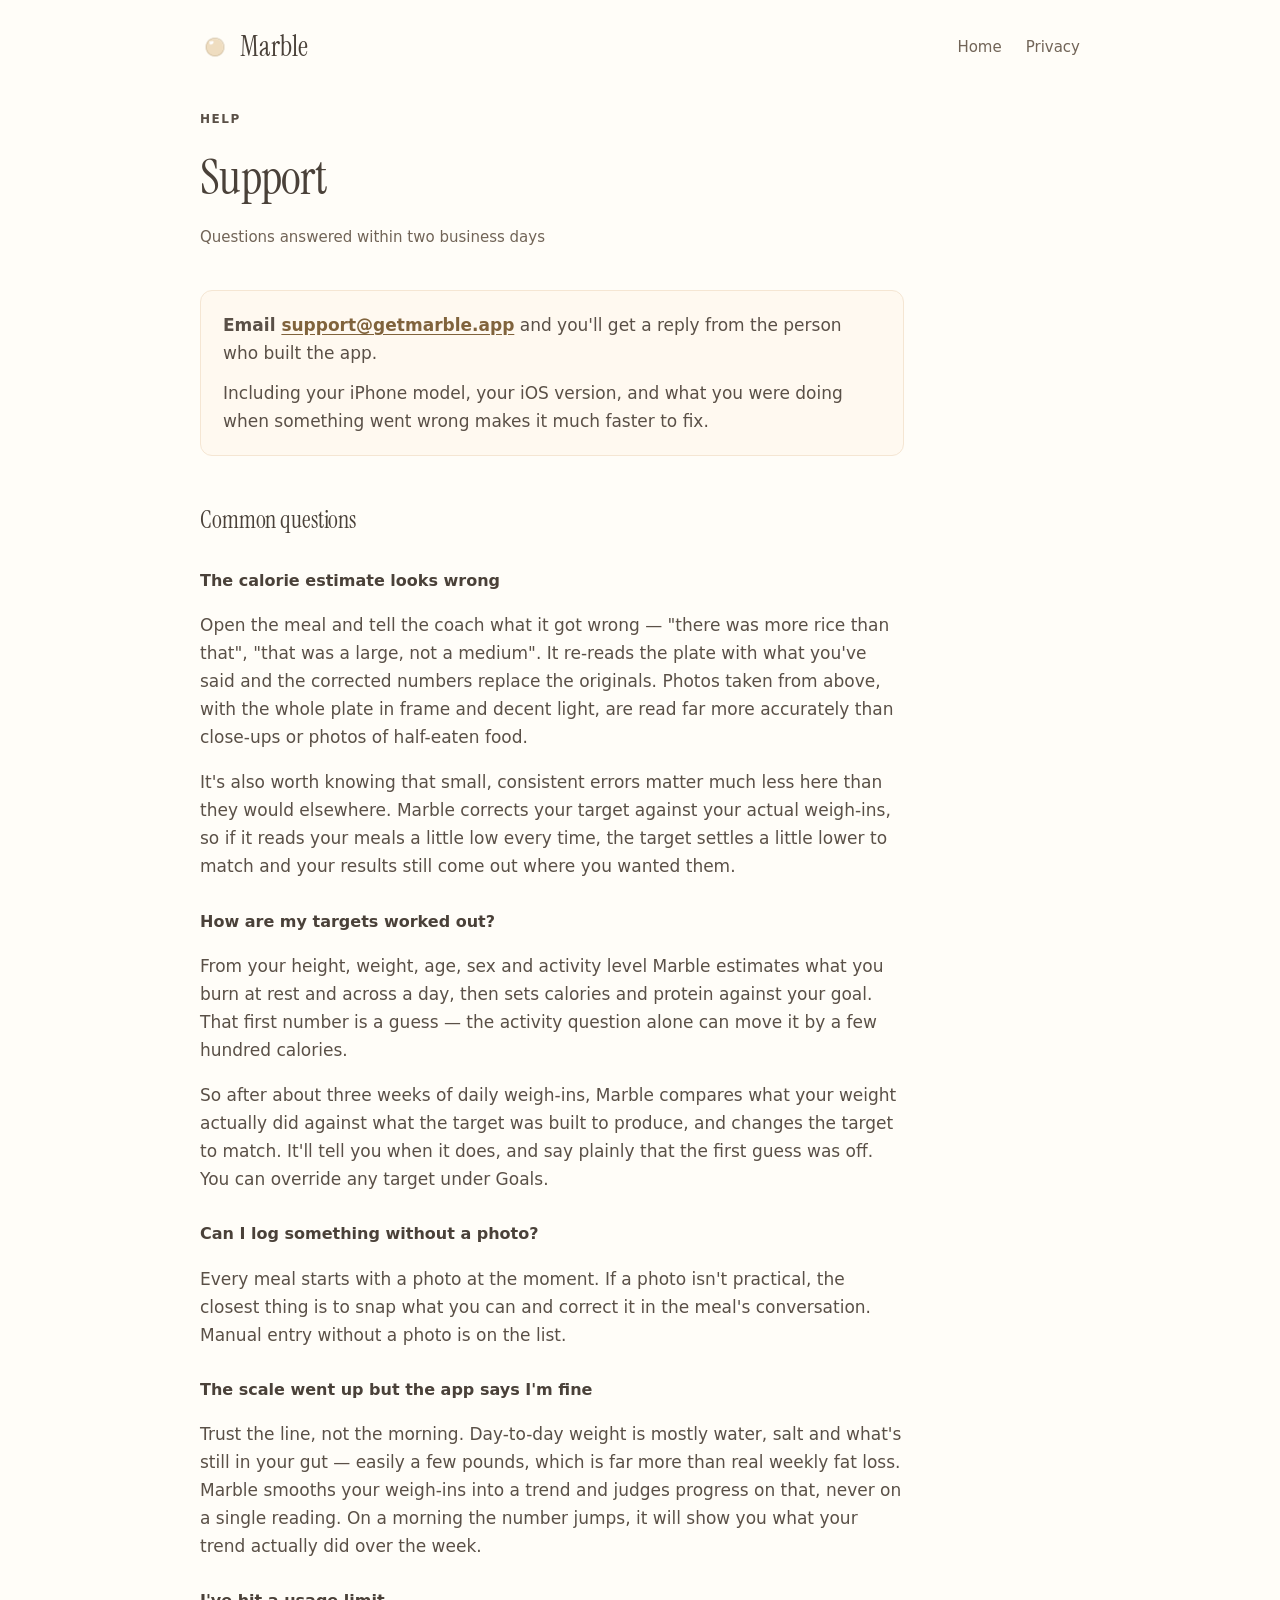
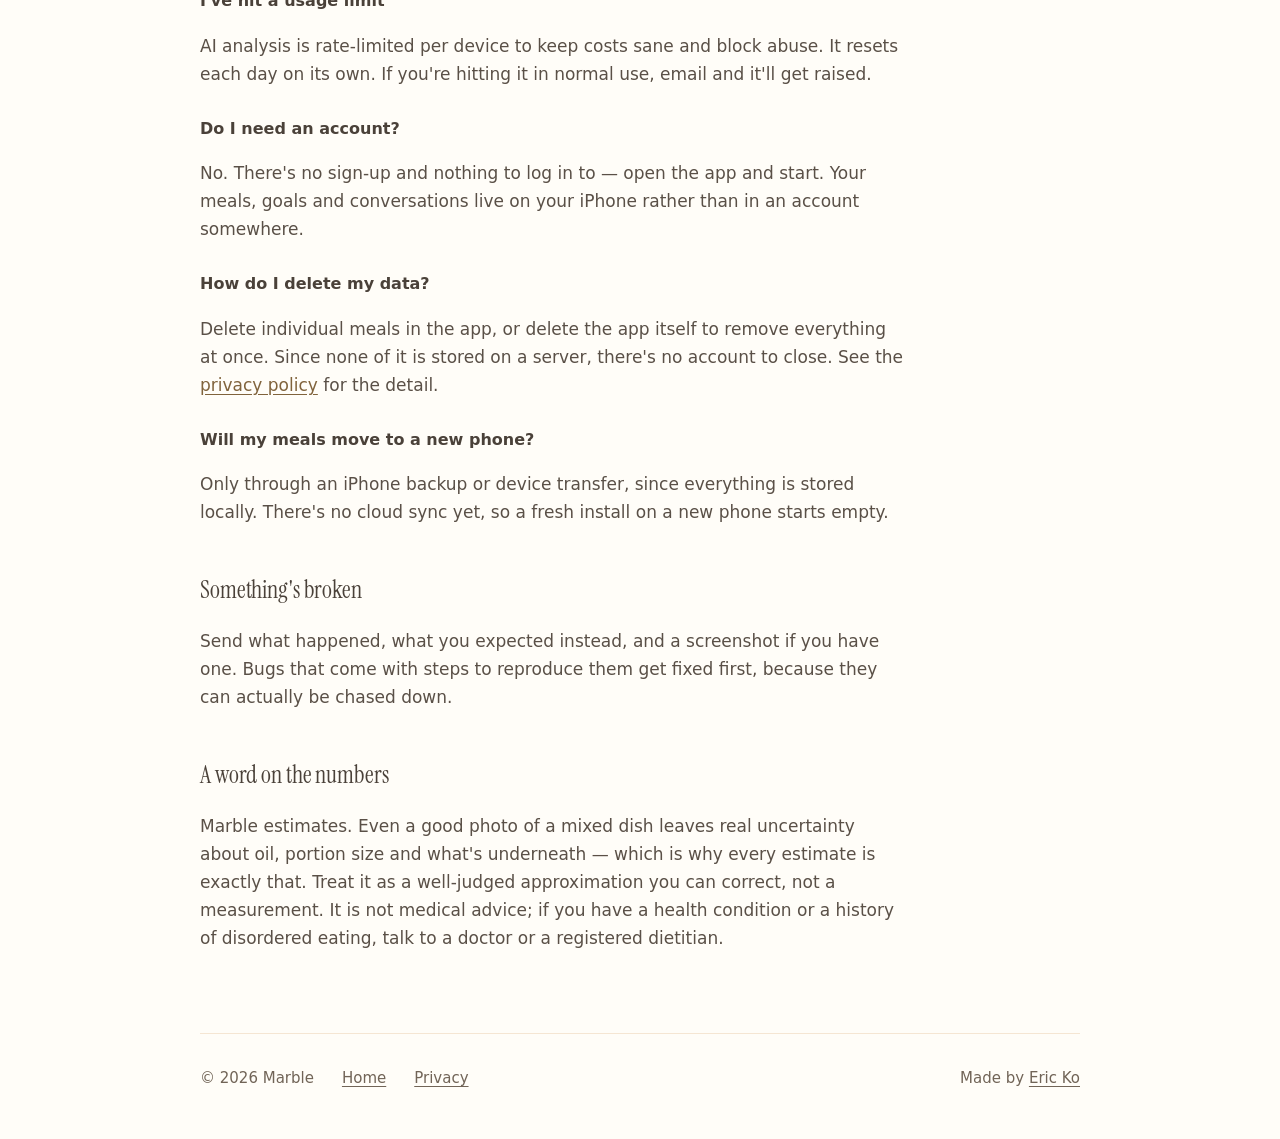
<file: support/index.html>
<!DOCTYPE html>
<html lang="en">
<head>
<meta charset="UTF-8">
<meta name="viewport" content="width=device-width, initial-scale=1">
<title>Support — Marble</title>
<meta name="description" content="Help with Marble: getting started, fixing wrong estimates, deleting your data, and how to get in touch.">
<link rel="icon" href="../favicon.ico" sizes="any">
<link rel="apple-touch-icon" href="../apple-touch-icon.png">
<link rel="preconnect" href="https://fonts.googleapis.com">
<link rel="preconnect" href="https://fonts.gstatic.com" crossorigin>
<link href="https://fonts.googleapis.com/css2?family=Instrument+Serif:ital@0;1&display=swap" rel="stylesheet">
<link rel="stylesheet" href="../styles.css">
</head>
<body>

<div class="wrap">
  <header class="masthead">
    <img src="../icon.png" alt="">
    <span class="name">Marble</span>
    <nav>
      <a href="../">Home</a>
      <a href="../privacy/">Privacy</a>
    </nav>
  </header>

  <main class="doc">
    <p class="label">Help</p>
    <h1>Support</h1>
    <p class="updated">Questions answered within two business days</p>

    <div class="callout">
      <p><strong>Email <a href="mailto:support@getmarble.app">support@getmarble.app</a></strong>
      and you'll get a reply from the person who built the app.</p>
      <p>Including your iPhone model, your iOS version, and what you were doing
      when something went wrong makes it much faster to fix.</p>
    </div>

    <h2>Common questions</h2>

    <h3>The calorie estimate looks wrong</h3>
    <p>
      Open the meal and tell the coach what it got wrong — "there was more rice
      than that", "that was a large, not a medium". It re-reads the plate with
      what you've said and the corrected numbers replace the originals.
      Photos taken from above, with the whole plate in frame and decent light,
      are read far more accurately than close-ups or photos of half-eaten food.
    </p>
    <p>
      It's also worth knowing that small, consistent errors matter much less
      here than they would elsewhere. Marble corrects your target against your
      actual weigh-ins, so if it reads your meals a little low every time, the
      target settles a little lower to match and your results still come out
      where you wanted them.
    </p>

    <h3>How are my targets worked out?</h3>
    <p>
      From your height, weight, age, sex and activity level Marble estimates
      what you burn at rest and across a day, then sets calories and protein
      against your goal. That first number is a guess — the activity question
      alone can move it by a few hundred calories.
    </p>
    <p>
      So after about three weeks of daily weigh-ins, Marble compares what your
      weight actually did against what the target was built to produce, and
      changes the target to match. It'll tell you when it does, and say plainly
      that the first guess was off. You can override any target under Goals.
    </p>

    <h3>Can I log something without a photo?</h3>
    <p>
      Every meal starts with a photo at the moment. If a photo isn't practical,
      the closest thing is to snap what you can and correct it in the meal's
      conversation. Manual entry without a photo is on the list.
    </p>

    <h3>The scale went up but the app says I'm fine</h3>
    <p>
      Trust the line, not the morning. Day-to-day weight is mostly water, salt
      and what's still in your gut — easily a few pounds, which is far more than
      real weekly fat loss. Marble smooths your weigh-ins into a trend and
      judges progress on that, never on a single reading. On a morning the
      number jumps, it will show you what your trend actually did over the week.
    </p>

    <h3>I've hit a usage limit</h3>
    <p>
      AI analysis is rate-limited per device to keep costs sane and block
      abuse. It resets each day on its own. If you're hitting it in normal use,
      email and it'll get raised.
    </p>

    <h3>Do I need an account?</h3>
    <p>
      No. There's no sign-up and nothing to log in to — open the app and start.
      Your meals, goals and conversations live on your iPhone rather than in an
      account somewhere.
    </p>

    <h3>How do I delete my data?</h3>
    <p>
      Delete individual meals in the app, or delete the app itself to remove
      everything at once. Since none of it is stored on a server, there's no
      account to close. See the <a href="../privacy/">privacy policy</a> for the
      detail.
    </p>

    <h3>Will my meals move to a new phone?</h3>
    <p>
      Only through an iPhone backup or device transfer, since everything is
      stored locally. There's no cloud sync yet, so a fresh install on a new
      phone starts empty.
    </p>

    <h2>Something's broken</h2>
    <p>
      Send what happened, what you expected instead, and a screenshot if you
      have one. Bugs that come with steps to reproduce them get fixed first,
      because they can actually be chased down.
    </p>

    <h2>A word on the numbers</h2>
    <p>
      Marble estimates. Even a good photo of a mixed dish leaves real
      uncertainty about oil, portion size and what's underneath — which is why
      every estimate is exactly that. Treat it as a well-judged
      approximation you can correct, not a measurement. It is not medical
      advice; if you have a health condition or a history of disordered eating,
      talk to a doctor or a registered dietitian.
    </p>
  </main>

  <footer class="site-footer">
    <span>© 2026 Marble</span>
    <a href="../">Home</a>
    <a href="../privacy/">Privacy</a>
    <span class="spacer">Made by <a href="https://ericko.dev">Eric Ko</a></span>
  </footer>
</div>

</body>
</html>
</file>
<file: styles.css>
/* Marble — palette ported from the app's Butter theme (Sources/Theme/Theme.swift)
   so the site and the app read as one product.

   Everything on this page is drawn in CSS and SVG rather than exported as
   images: the product screens stay honest because they're built from the same
   tokens the app uses, and the whole page ships in one request. */

:root {
  --bg: #FFFDF8;
  --card: #FFF9F0;
  --edge: #F5E6D3;
  --line: #E9D6BC;
  --tan: #C4A574;
  --tan-deep: #9A7D4E;
  --sage: #7FA086;
  --ink: #4A4139;
  --muted: #7D6F62;
  --grey: #B8A99A;

  --measure: 34rem;
  --gutter: clamp(1.25rem, 5vw, 2.5rem);

  --display: "Instrument Serif", "Hoefler Text", Georgia, serif;
  --body: -apple-system, BlinkMacSystemFont, "SF Pro Text", "Segoe UI",
    system-ui, sans-serif;
  --mono: ui-monospace, SFMono-Regular, Menlo, monospace;
}

* { box-sizing: border-box; }

html { -webkit-text-size-adjust: 100%; }

body {
  margin: 0;
  background: var(--bg);
  color: var(--ink);
  font-family: var(--body);
  font-size: 1.0625rem;
  line-height: 1.65;
  -webkit-font-smoothing: antialiased;
}

/* Letterspaced caps — the section label, used everywhere instead of a
   paragraph of set-up. */
.label {
  font-size: 0.6875rem;
  letter-spacing: 0.18em;
  text-transform: uppercase;
  color: var(--muted);
  font-weight: 600;
  margin: 0;
}

a { color: var(--tan-deep); text-underline-offset: 0.2em; }
a:focus-visible,
button:focus-visible,
summary:focus-visible,
input:focus-visible {
  outline: 2px solid var(--tan-deep);
  outline-offset: 3px;
  border-radius: 2px;
}

.vh {
  position: absolute; width: 1px; height: 1px;
  overflow: hidden; clip-path: inset(50%); white-space: nowrap;
}

.wrap { max-width: 60rem; margin: 0 auto; padding-inline: var(--gutter); }

.rule { border: 0; border-top: 1px solid var(--edge); margin: 0; }

/* ---------- masthead ---------- */

.masthead { display: flex; align-items: center; gap: 0.625rem; padding-block: 1.5rem; }
.masthead img { width: 30px; height: 30px; border-radius: 7px; }
.masthead .name { font-family: var(--display); font-size: 1.375rem; letter-spacing: 0.01em; }
.masthead nav { margin-left: auto; display: flex; gap: 1.5rem; font-size: 0.9375rem; }
.masthead nav a { color: var(--muted); text-decoration: none; }
.masthead nav a:hover { color: var(--ink); }

/* ---------- hero ---------- */

.hero {
  display: grid;
  grid-template-columns: 1fr;
  gap: 2.5rem;
  align-items: center;
  padding-block: clamp(2rem, 6vw, 4.5rem) clamp(3rem, 8vw, 6rem);
}
@media (min-width: 56rem) { .hero { grid-template-columns: 1.15fr 0.85fr; gap: 4rem; } }

/* Light falls from the upper left, the same direction as the highlight on the
   marble, so the type and the mark agree about where the sun is. */
.hero h1 {
  font-family: var(--display);
  font-weight: 400;
  font-size: clamp(2.75rem, 8vw, 4.75rem);
  line-height: 1.02;
  letter-spacing: -0.015em;
  margin: 0.75rem 0 0;
  color: #6E6055;
  text-shadow:
    -1px -1px 0 rgba(74, 65, 57, 0.22),
     1px  1px 0 rgba(255, 255, 255, 0.95);
}
.hero h1 em { font-style: italic; color: var(--tan-deep); text-shadow: none; }

.hero p.lede {
  max-width: var(--measure);
  font-size: 1.1875rem;
  color: var(--muted);
  margin: 1.5rem 0 0;
}

.hero-art {
  margin: 0;
  justify-self: center;
  max-width: 20rem;
  width: 100%;
}
.hero-art img { width: 100%; height: auto; display: block; animation: bob 7s ease-in-out infinite; }

@keyframes bob { 0%, 100% { transform: translateY(0); } 50% { transform: translateY(-8px); } }

.cta-row {
  display: flex; flex-wrap: wrap; align-items: center;
  gap: 1rem 1.25rem; margin-top: 2rem;
}
.cta {
  display: inline-block;
  background: var(--ink); color: var(--bg);
  text-decoration: none; font-weight: 600; font-size: 1rem;
  padding: 0.8125rem 1.75rem; border-radius: 999px;
  transition: transform 0.15s ease, background 0.15s ease;
}
.cta:hover { background: #362F29; transform: translateY(-1px); }
.cta-note { font-size: 0.9375rem; color: var(--muted); }

/* ---------- sections ---------- */

.sec { padding-block: clamp(3rem, 7vw, 5rem); }
.sec > h2 {
  font-family: var(--display);
  font-weight: 400;
  font-size: clamp(1.875rem, 4.4vw, 2.75rem);
  line-height: 1.12;
  margin: 0.75rem 0 0;
  letter-spacing: -0.01em;
  max-width: 20ch;
}

/* One short line under a heading is the most prose this page allows itself. */
.fine {
  margin: 1.5rem 0 0;
  max-width: var(--measure);
  color: var(--muted);
  font-size: 0.9375rem;
}

.reveal { opacity: 0; transform: translateY(12px); transition: opacity 0.6s ease, transform 0.6s ease; }
.reveal.in { opacity: 1; transform: none; }

/* ---------- shared chart vocabulary ---------- */

svg .grid line { stroke: var(--line); }
svg .dots circle { fill: var(--grey); transition: opacity 0.5s ease; }
svg .rings circle { fill: none; stroke: #D4A574; stroke-width: 2; transition: opacity 0.5s ease; }
svg .trend {
  fill: none; stroke: var(--tan); stroke-width: 3.5;
  stroke-linecap: round; stroke-linejoin: round;
  transition: stroke-width 0.4s ease, opacity 0.5s ease;
}
svg .plan { fill: none; stroke: var(--grey); stroke-width: 2; stroke-dasharray: 5 7; }
/* Axis and legend labels live in HTML, not in the SVG: text inside a viewBox
   scales with it, and on a phone these would render at about five pixels. */
.axis, .legend {
  display: flex; margin-top: 0.75rem;
  font-family: var(--mono); font-size: 0.6875rem;
  letter-spacing: 0.08em; text-transform: uppercase; color: var(--muted);
}
.axis { justify-content: space-between; }
.legend { gap: 1.25rem; }
.legend .key { display: inline-flex; align-items: center; gap: 0.5rem; }
.legend .key::before {
  content: ""; width: 1.5rem; height: 3px; flex: none;
  border-radius: 2px; background: var(--tan);
}
/* A dashed border at this size renders almost solid, so the dash is painted. */
.legend .plan-key::before {
  height: 2px;
  background: repeating-linear-gradient(
    to right, var(--grey) 0 4px, transparent 4px 8px);
}

/* ---------- segmented switch ---------- */

.switch {
  display: inline-flex; flex-wrap: wrap; max-width: 100%;
  margin-top: 1.75rem;
  padding: 0.25rem;
  background: var(--card);
  border: 1px solid var(--edge);
  border-radius: 999px;
}
.switch button {
  appearance: none; border: 0; background: transparent; cursor: pointer;
  font: inherit; font-size: 0.9375rem; font-weight: 600; color: var(--muted);
  padding: 0.5rem 1.125rem; border-radius: 999px;
  transition: background 0.2s ease, color 0.2s ease;
}
.switch button:hover { color: var(--ink); }
.switch button[aria-pressed="true"] {
  background: var(--ink); color: var(--bg);
}

/* ---------- the 28-day figure ---------- */

.figure {
  margin: 1.5rem 0 0;
  background: var(--card);
  border: 1px solid var(--edge);
  border-radius: 16px;
  padding: clamp(1.25rem, 4vw, 2rem);
}
.figure svg { display: block; width: 100%; height: auto; overflow: visible; }
.figure figcaption { margin-top: 1.25rem; color: var(--muted); font-size: 0.9375rem; }
.figure figcaption b { color: var(--ink); font-weight: 600; }

/* The toggle has to do something in both directions: showing the scale pushes
   the line back to a ghost, so the dots lead; showing the trend fades the dots
   out rather than deleting them, so it stays obvious that the line was always
   the same line and only the noise went away. */
.figure[data-view="raw"] .trend { opacity: 0.3; }
.figure[data-view="trend"] .dots circle,
.figure[data-view="trend"] .rings circle { opacity: 0; }
.figure[data-view="trend"] .trend { stroke-width: 4.5; }

/* ---------- the correction lab ---------- */

.lab {
  margin-top: 1.75rem;
  background: var(--card);
  border: 1px solid var(--edge);
  border-radius: 16px;
  padding: clamp(1.25rem, 4vw, 2rem);
}

.readout {
  display: flex; flex-wrap: wrap; align-items: flex-end;
  justify-content: space-between; gap: 1.25rem 2rem;
}

.kpi { display: flex; align-items: baseline; flex-wrap: wrap; gap: 0.5rem 0.625rem; }
.kpi-n {
  font-size: clamp(2.5rem, 7vw, 3.5rem); font-weight: 700;
  letter-spacing: -0.03em; line-height: 1;
  font-variant-numeric: tabular-nums;
  transition: color 0.4s ease;
}
.kpi-n.moved { color: var(--tan-deep); }
.kpi-u { color: var(--muted); font-size: 0.9375rem; }

.badge {
  font-size: 0.6875rem; letter-spacing: 0.14em; text-transform: uppercase;
  font-weight: 700; padding: 0.25rem 0.625rem; border-radius: 999px;
  border: 1px solid var(--line); color: var(--muted); background: var(--bg);
  transition: background 0.4s ease, color 0.4s ease, border-color 0.4s ease;
}
.badge[data-state="meas"] {
  background: var(--sage); border-color: var(--sage); color: #fff;
}

.stats { display: flex; gap: 1.5rem 2rem; flex-wrap: wrap; margin: 0; }
.stats dt {
  font-size: 0.6875rem; letter-spacing: 0.14em; text-transform: uppercase;
  color: var(--muted); font-weight: 600;
}
.stats dd {
  margin: 0.125rem 0 0; font-weight: 600;
  font-variant-numeric: tabular-nums;
}

.lab-chart { display: block; width: 100%; height: auto; margin-top: 1.5rem; overflow: visible; }
.lab-chart .dots circle { transition: none; }

.scrub { display: block; margin-top: 0.75rem; }
.scrub input {
  appearance: none; -webkit-appearance: none;
  width: 100%; background: transparent; cursor: grab; margin: 0;
}
.scrub input:active { cursor: grabbing; }
.scrub input::-webkit-slider-runnable-track {
  height: 4px; border-radius: 2px; background: var(--line);
}
.scrub input::-moz-range-track { height: 4px; border-radius: 2px; background: var(--line); }
.scrub input::-webkit-slider-thumb {
  -webkit-appearance: none;
  width: 22px; height: 22px; margin-top: -9px;
  border-radius: 50%; background: var(--tan);
  border: 3px solid var(--bg);
  box-shadow: 0 2px 8px -1px rgba(74, 65, 57, 0.45);
}
.scrub input::-moz-range-thumb {
  width: 22px; height: 22px; border-radius: 50%; background: var(--tan);
  border: 3px solid var(--bg); box-shadow: 0 2px 8px -1px rgba(74, 65, 57, 0.45);
}

.lab-note {
  margin: 1.25rem 0 0; color: var(--muted);
  font-size: 0.9375rem; min-height: 3.1em;
}

/* ---------- the screens ---------- */

.tabs {
  display: inline-flex; flex-wrap: wrap; max-width: 100%;
  margin-top: 1.75rem; padding: 0.25rem;
  background: var(--card); border: 1px solid var(--edge); border-radius: 999px;
}
.tabs button {
  appearance: none; border: 0; background: transparent; cursor: pointer;
  font: inherit; font-size: 0.9375rem; font-weight: 600; color: var(--muted);
  padding: 0.5rem 1.25rem; border-radius: 999px;
  transition: background 0.2s ease, color 0.2s ease;
}
.tabs button:hover { color: var(--ink); }
.tabs button[aria-selected="true"] { background: var(--ink); color: var(--bg); }

.stage { display: flex; justify-content: center; margin-top: 2.5rem; }
.pane[hidden] { display: none; }
.pane { width: 100%; max-width: 18rem; animation: rise 0.35s ease both; }
@keyframes rise { from { opacity: 0; transform: translateY(10px); } }

.stage-cap {
  margin: 1.5rem auto 0; max-width: 30rem; text-align: center;
  color: var(--muted); font-size: 0.9375rem;
}

.screen {
  position: relative;
  aspect-ratio: 272 / 560;
  background: var(--bg);
  border: 1px solid var(--edge);
  border-radius: 26px;
  box-shadow: 0 22px 48px -24px rgba(74, 65, 57, 0.5);
  padding: 1.75rem 1rem 1rem;
  display: flex; flex-direction: column; overflow: hidden;
  font-size: 0.625rem; line-height: 1.45;
}
.screen::before {
  content: "";
  position: absolute; top: 0.5rem; left: 50%; transform: translateX(-50%);
  width: 3.75rem; height: 0.9rem;
  background: var(--ink); opacity: 0.85; border-radius: 0.5rem;
}
.screen .cap {
  font-size: 0.5rem; letter-spacing: 0.16em; text-transform: uppercase;
  color: var(--muted); font-weight: 600;
}
.screen .big {
  font-size: 2rem; font-weight: 700; letter-spacing: -0.03em;
  font-variant-numeric: tabular-nums; line-height: 1;
}
.screen .row { display: flex; align-items: center; gap: 0.5rem; }
.screen .sb { justify-content: space-between; }
.screen .dim { color: var(--muted); }
.screen .sep { height: 1px; background: var(--line); margin-block: 0.75rem; }
.screen .track { height: 5px; border-radius: 3px; background: #EFE0CA; overflow: hidden; }
.screen .track i { display: block; height: 100%; background: var(--tan); }
.screen .meal { display: flex; align-items: center; gap: 0.5rem; padding-block: 0.4rem;
                border-bottom: 1px solid var(--line); }
.screen .meal:last-child { border-bottom: 0; }
.screen .thumb { width: 1.4rem; height: 1.4rem; border-radius: 0.35rem;
                 background: var(--edge); flex: none; }
.screen .push { flex: 1; }
.screen .pill {
  background: var(--tan); color: #fff; border-radius: 0.6rem;
  padding: 0.55rem; text-align: center; font-weight: 700; font-size: 0.5625rem;
}
.screen .bubble {
  background: var(--card); border: 1px solid var(--line); border-radius: 0.7rem;
  padding: 0.5rem 0.6rem; margin-top: 0.4rem; max-width: 92%;
}
.screen .bubble.me { background: var(--tan); color: #fff; border: 0; margin-left: auto; }
.screen svg { display: block; width: 100%; height: auto; }
.screen svg .trend { stroke-width: 2.4; }

/* ---------- the receipt ---------- */

.receipt {
  margin: 1.75rem 0 0;
  max-width: 27rem;
  background: var(--card);
  border: 1px solid var(--edge);
  border-radius: 14px;
  padding: 1.25rem 1.5rem;
  font-variant-numeric: tabular-nums;
}
.receipt div { display: flex; justify-content: space-between; padding-block: 0.4rem; }
.receipt .soft { color: var(--muted); font-size: 0.9375rem; }
.receipt .lit {
  background: rgba(212, 165, 116, 0.22); border-radius: 5px;
  margin-inline: -0.4rem; padding-inline: 0.4rem; color: var(--ink);
}
.receipt .tot { border-top: 1px solid var(--edge); margin-top: 0.4rem;
                padding-top: 0.7rem; font-weight: 700; }
.receipt figcaption {
  margin-top: 1.125rem; padding-top: 1rem; border-top: 1px solid var(--edge);
  color: var(--muted); font-size: 0.875rem; line-height: 1.55;
}

/* ---------- chips ---------- */

.chips {
  list-style: none; margin: 2rem 0 0; padding: 0;
  display: flex; flex-wrap: wrap; gap: 0.625rem;
}
.chips li {
  border: 1px solid var(--edge); background: var(--card);
  border-radius: 999px; padding: 0.5rem 1rem;
  font-size: 0.9375rem; font-weight: 600;
}
.chips li::before { content: "✓ "; color: var(--sage); }

/* ---------- FAQ ---------- */

.faq { margin-top: 2rem; border-top: 1px solid var(--edge); }
.faq details { border-bottom: 1px solid var(--edge); }
.faq summary {
  cursor: pointer; padding-block: 1.125rem; font-weight: 600;
  list-style: none; display: flex; align-items: center; gap: 1rem;
}
.faq summary::-webkit-details-marker { display: none; }
.faq summary::after {
  content: "+"; margin-left: auto; color: var(--tan-deep);
  font-size: 1.25rem; line-height: 1; font-weight: 400;
}
.faq details[open] summary::after { content: "−"; }
.faq details p { margin: 0 0 1.25rem; color: var(--muted); max-width: 46rem; }

/* ---------- closing call to action ---------- */

.closer {
  text-align: center;
  padding-block: clamp(3.5rem, 8vw, 5.5rem);
  border-top: 1px solid var(--edge);
}
.closer h2 {
  font-family: var(--display); font-weight: 400;
  font-size: clamp(2rem, 5vw, 3rem); line-height: 1.12;
  margin: 0; letter-spacing: -0.01em;
}
.closer p { color: var(--muted); margin: 1rem auto 0; max-width: 34rem; }
.closer .cta-row { justify-content: center; }

/* ---------- footer ---------- */

.site-footer {
  border-top: 1px solid var(--edge);
  padding-block: 2rem 3rem;
  display: flex; flex-wrap: wrap; gap: 0.75rem 1.75rem; align-items: center;
  font-size: 0.9375rem; color: var(--muted);
}
.site-footer a { color: var(--muted); }
.site-footer .spacer { margin-left: auto; }

/* ---------- document pages (privacy, support) ---------- */

.doc { max-width: 44rem; padding-block: 1rem 4rem; }
.doc h1 {
  font-family: var(--display); font-weight: 400;
  font-size: clamp(2.25rem, 6vw, 3rem);
  letter-spacing: -0.015em; margin: 0.5rem 0 0.5rem;
}
.doc .updated { color: var(--muted); font-size: 0.9375rem; margin: 0 0 2.5rem; }
.doc h2 {
  font-family: var(--display); font-weight: 400; font-size: 1.5rem;
  letter-spacing: -0.005em; margin: 2.75rem 0 0.75rem;
}
.doc h3 { font-size: 1rem; margin: 1.75rem 0 0.5rem; }
.doc p, .doc li { color: #5A5047; }
.doc ul { padding-left: 1.125rem; }
.doc li { margin-bottom: 0.5rem; }
.doc li strong { color: var(--ink); }

.callout {
  background: var(--card); border: 1px solid var(--edge);
  border-radius: 12px; padding: 1.25rem 1.375rem; margin: 2rem 0;
}
.callout p { margin: 0; }
.callout p + p { margin-top: 0.75rem; }

/* Motion is decoration here — every state the animations reach is also
   reachable by tapping, so switching them off costs nothing. */
@media (prefers-reduced-motion: reduce) {
  *, *::before, *::after {
    animation: none !important;
    transition: none !important;
  }
  .reveal { opacity: 1; transform: none; }
}


/* ── what it costs ── */
.tiers-lede { color: var(--muted); max-width: 46rem; margin: 0.5rem 0 0; }
.tiers {
  display: grid;
  grid-template-columns: repeat(auto-fit, minmax(16rem, 1fr));
  gap: 1rem;
  margin-top: 2rem;
}
.tier { border: 1px solid var(--edge); border-radius: 16px; padding: 1.25rem 1.375rem; }
.tier h3 { margin: 0 0 0.2rem; font-size: 1.125rem; }
.tier .price { margin: 0 0 0.9rem; color: var(--muted); font-size: 0.9375rem; }
.tier ul { margin: 0; padding: 0; list-style: none; display: flex; flex-direction: column; gap: 0.45rem; color: var(--muted); }
.tier li::before { content: "✓ "; color: var(--sage); }

html { scroll-behavior: smooth; }

/* September refresh: a spacious product introduction in Marble's Butter palette. */
:root { --muted: #716457; --tan-deep: #80633c; }
html { scroll-padding-top: 2rem; }
[hidden] { display: none !important; }
.skip-link { position: fixed; top: .75rem; left: 1rem; z-index: 10; padding: .6rem 1rem; background: var(--ink); color: white; transform: translateY(-200%); }
.skip-link:focus { transform: none; }
.masthead .name { text-decoration: none; color: var(--ink); font-size: 1.75rem; }
.masthead nav a { padding-block: .65rem; }
.home .wrap { max-width: 78rem; }
.home .masthead { border-bottom: 1px solid var(--line); padding-block: 1.25rem; }
.home .masthead img { width: 36px; height: 36px; }
.home .hero { grid-template-columns: 1.04fr 1fr; gap: 3.5rem; padding-block: 5.5rem 5rem; min-height: 43rem; }
.label { font-size: .75rem; letter-spacing: .13em; }
.home .hero h1 { font-size: clamp(3.7rem, 6.5vw, 6rem); line-height: .99; letter-spacing: -.035em; color: var(--ink); text-shadow: none; margin-top: 1.4rem; }
.home .hero h1 em { color: var(--tan-deep); }
.home .hero p.lede { max-width: 30rem; font-size: 1.125rem; line-height: 1.8; margin-top: 1.7rem; }
.home .cta-row { gap: .8rem; flex-direction: column; align-items: flex-start; }
.cta { border-radius: 8px; padding: .9rem 1.3rem; }
.cta span { margin-left: 1.5rem; }
.cta-note { font-size: .875rem; }
.hero-product { position: relative; padding: 2rem 0 0 1.3rem; }
.hero-marble { position: absolute; width: 15rem; height: auto; right: -1rem; top: -5.2rem; pointer-events: none; }
.daily-card { position: relative; background: var(--card); border: 1px solid var(--line); border-radius: 18px; padding: 1.65rem; box-shadow: 0 24px 65px -38px #75604475; }
.daily-heading { display: flex; align-items: center; justify-content: space-between; gap: 1rem; }
.daily-heading > span:first-child { font-family: var(--display); font-size: 1.9rem; }
.daily-date { color: var(--muted); font-size: .875rem; }
.daily-eyebrow { font-size: .875rem; margin: 1.75rem 0 .25rem; color: var(--muted); }
.daily-number { font-size: 4rem; font-weight: 600; letter-spacing: -.065em; line-height: 1.2; font-variant-numeric: tabular-nums; }
.daily-number span { font-size: 1rem; letter-spacing: 0; font-weight: 400; color: var(--muted); }
.daily-track { background: var(--edge); height: 9px; margin-top: 1rem; border-radius: 4px; overflow: hidden; }
.daily-track span { display: block; width: 67%; height: 100%; background: var(--tan); }
.daily-totals { display: flex; justify-content: space-between; gap: .5rem; font-size: .875rem; color: var(--muted); margin: .6rem 0 1.75rem; }
.daily-meal { border-top: 1px solid var(--line); padding: 1rem 0; display: flex; justify-content: space-between; align-items: center; gap: .5rem; font-size: .9375rem; }
.daily-meal strong { font-weight: 550; }
.daily-meal div span { display: block; color: var(--muted); font-size: .875rem; margin-top: .15rem; }
.daily-meal small { font-size: .75rem; color: var(--muted); font-weight: 400; }
.daily-bottom { border-top: 1px solid var(--line); padding-top: 1.2rem; display: flex; justify-content: space-between; gap: 1rem; font-size: .875rem; }
.daily-bottom > span { color: var(--muted); }
.adaptation { position: relative; display: flex; align-items: center; gap: .9rem; margin: -0.15rem 1rem 0 -1.4rem; background: var(--ink); color: var(--bg); padding: 1.1rem 1.2rem; border-radius: 10px; box-shadow: 0 10px 25px -18px var(--ink); }
.adaptation-mark { font-size: 1.7rem; color: #e5c591; }
.adaptation strong { display: block; font-size: .9375rem; font-weight: 550; }
.adaptation div > span { display: block; font-size: .875rem; color: #e3d6c7; margin-top: .15rem; }
.example-label { text-align: center; color: var(--muted); font-size: .75rem; margin: .9rem 0 0; }
.home .sec { padding-block: 4.5rem; }
.home .sec > h2 { font-size: clamp(2.25rem, 4.3vw, 3.65rem); max-width: 25ch; line-height: 1.05; }
.section-intro { color: var(--muted); max-width: 37rem; margin: 1.25rem 0 0; }
.home #scale, .home #correction { display: grid; grid-template-columns: .8fr 1.2fr; column-gap: 3.5rem; align-content: start; align-items: start; }
.home #scale > .label, .home #correction > .label { grid-column: 1; }
.home #scale > h2, .home #correction > h2 { grid-column: 1; }
.home #scale > .section-intro, .home #correction > .section-intro { grid-column: 1; }
.home #scale .switch { grid-column: 1; justify-self: start; border-radius: 10px; }
.switch button { border-radius: 7px; font-size: .875rem; padding: .65rem .8rem; }
.home #scale .figure { grid-column: 2; grid-row: 1 / span 5; margin: 0; align-self: center; }
.home #correction .lab { grid-column: 2; grid-row: 1 / span 5; margin: 0; }
.home #correction .fine { grid-column: 1; }
.figure, .lab { padding: 1.75rem; border-color: var(--line); border-radius: 12px; }
.axis, .legend, .stats dt, .badge { font-size: .75rem; letter-spacing: .04em; }
.badge[data-state="meas"] { background: #416c4e; border-color: #416c4e; }
.scrub-caption { display: flex; justify-content: space-between; gap: .75rem; font-size: .75rem; color: var(--muted); margin-top: 1.5rem; }
.scrub input { min-height: 36px; }
.home #app { text-align: center; }
.home #app h2, .home #app .section-intro { margin-left: auto; margin-right: auto; }
.home .stage { padding: 2rem; border: 1px solid var(--line); background: var(--card); border-radius: 18px; }
.home .pane { max-width: 22rem; }
.screen { font-size: .875rem; min-height: 38rem; aspect-ratio: auto; padding: 2rem 1.25rem 1.25rem; text-align: left; }
.screen .cap { font-size: .75rem; }
.screen .big { font-size: 3rem; }
.screen .pill { font-size: .875rem; color: var(--ink); }
.screen .bubble { font-size: .875rem; }
.screen .bubble.me { color: var(--ink); }
.screen .thumb { width: 2rem; height: 2rem; }
.screen .meal { padding-block: .65rem; }
.tiers { grid-template-columns: repeat(2, minmax(0, 1fr)); gap: 1.5rem; }
.tier { padding: 2rem; border-color: var(--line); }
.tier h3 { font-family: var(--display); font-size: 2.4rem; font-weight: 400; }
.tier .price { font-size: 1.25rem; color: var(--ink); padding-bottom: 1.3rem; border-bottom: 1px solid var(--line); }
.tier-plus { background: var(--card); }
.tier-label { margin: 0 0 .5rem; color: var(--tan-deep); font-size: .875rem; }
.tier ul { gap: .9rem; }
.home .closer { padding: 5rem 1.5rem; background: var(--ink); color: var(--bg); border-radius: 18px; margin-bottom: 3rem; }
.home .closer h2 { font-size: clamp(2.5rem, 5vw, 4rem); }
.home .closer p, .home .closer .cta-note { color: #e3d6c7; }
.home .closer .cta { background: var(--bg); color: var(--ink); }
.home .closer .cta-row { align-items: center; }
.reveal { opacity: 1; transform: none; }
@media (max-width: 60rem) {
  .home .hero { gap: 2rem; }
  .home #scale, .home #correction { column-gap: 2rem; }
  .daily-card { padding: 1.2rem; }
}
@media (max-width: 48rem) {
  .home .hero { grid-template-columns: 1fr; padding-block: 3rem; gap: 4rem; }
  .home .hero h1 { font-size: clamp(3.5rem, 12vw, 5.5rem); }
  .hero-product { width: 100%; max-width: 31rem; justify-self: center; }
  .hero-marble { width: 11rem; top: -3rem; right: 0; }
  .home #scale, .home #correction { display: block; }
  .home #scale .figure, .home #correction .lab { margin-top: 2rem; }
  .home .sec { padding-block: 3rem; }
  .tiers { grid-template-columns: 1fr; }
  .masthead { flex-wrap: wrap; }
  .masthead nav { gap: 1rem; font-size: .875rem; }
  .home .masthead nav a:last-child { display: none; }
  .home .stage { padding: 1.25rem; }
}
@media (max-width: 25rem) {
  .home .masthead nav { width: 100%; justify-content: space-between; }
  .daily-bottom { flex-direction: column; gap: .4rem; }
  .adaptation { margin-right: 0; }
  .figure, .lab { padding: 1rem; }
}
@media (prefers-reduced-motion: reduce) { html { scroll-behavior: auto; } }
</file>
